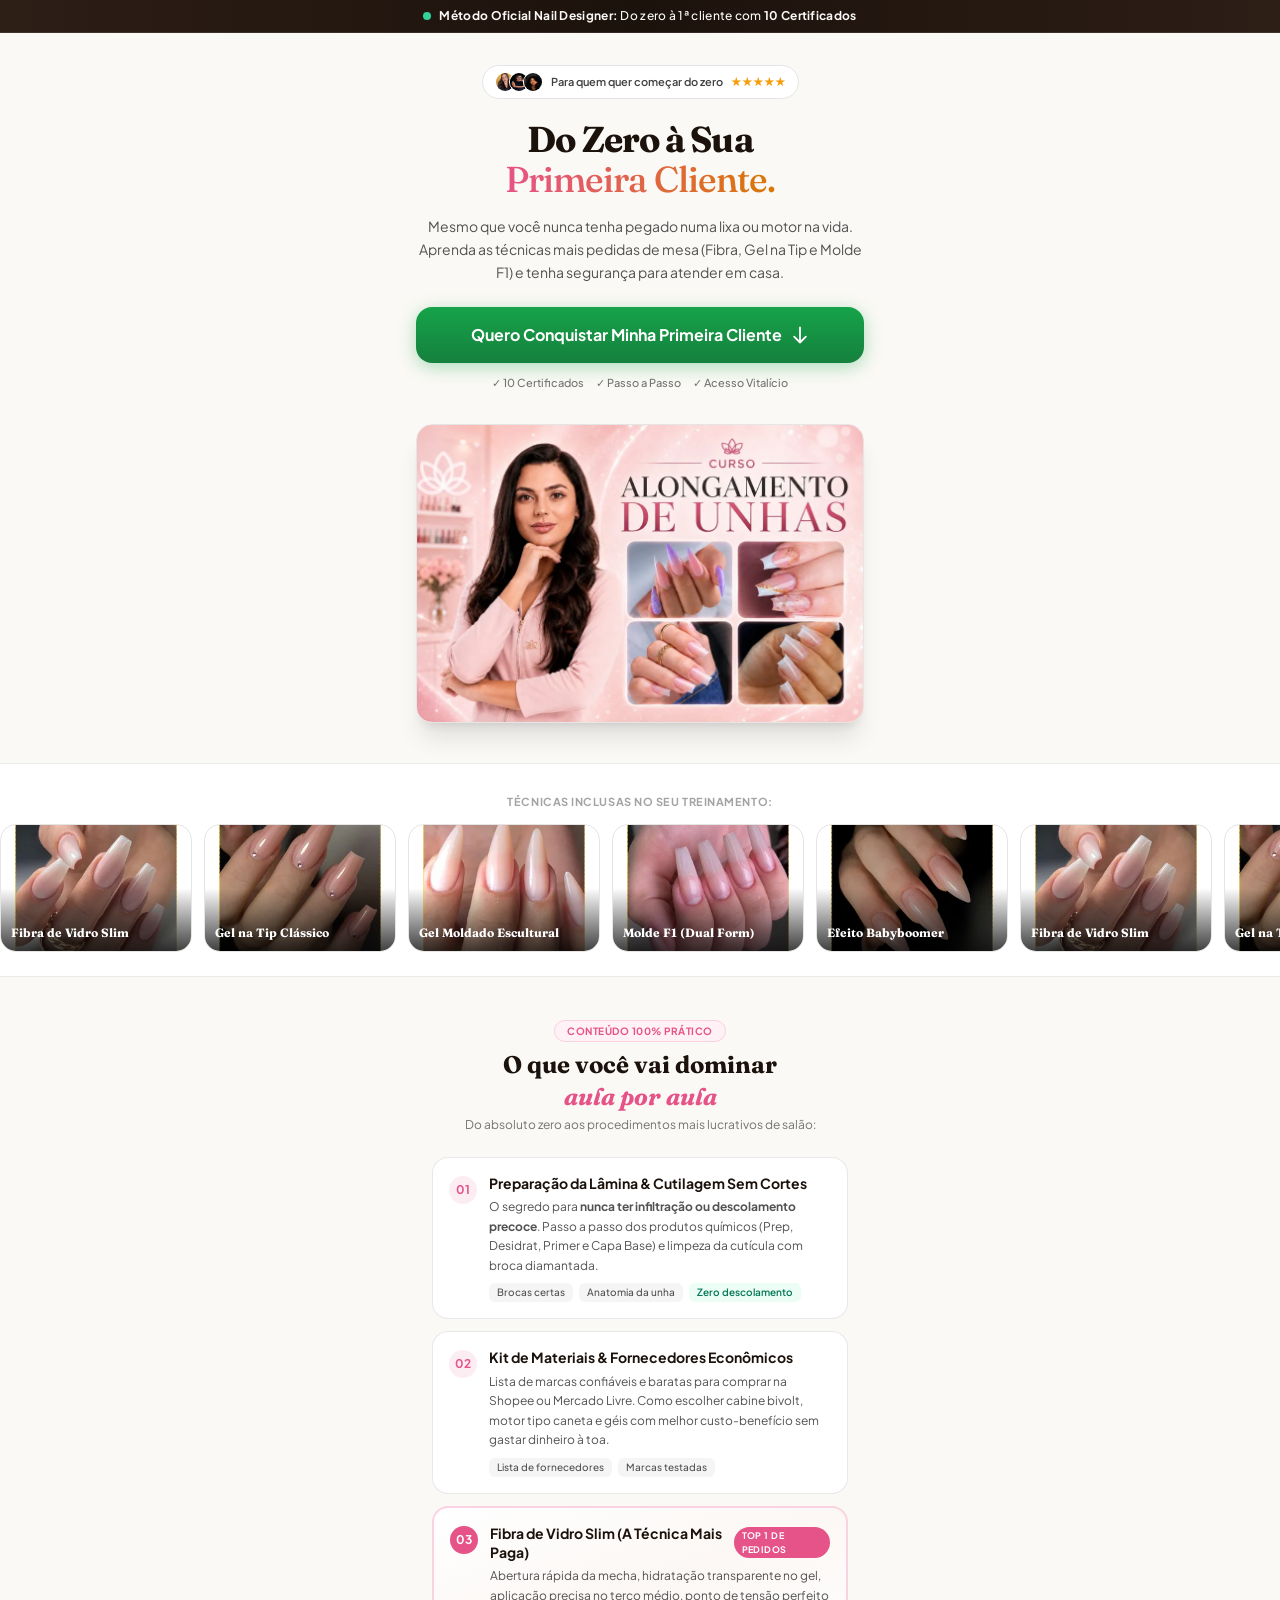
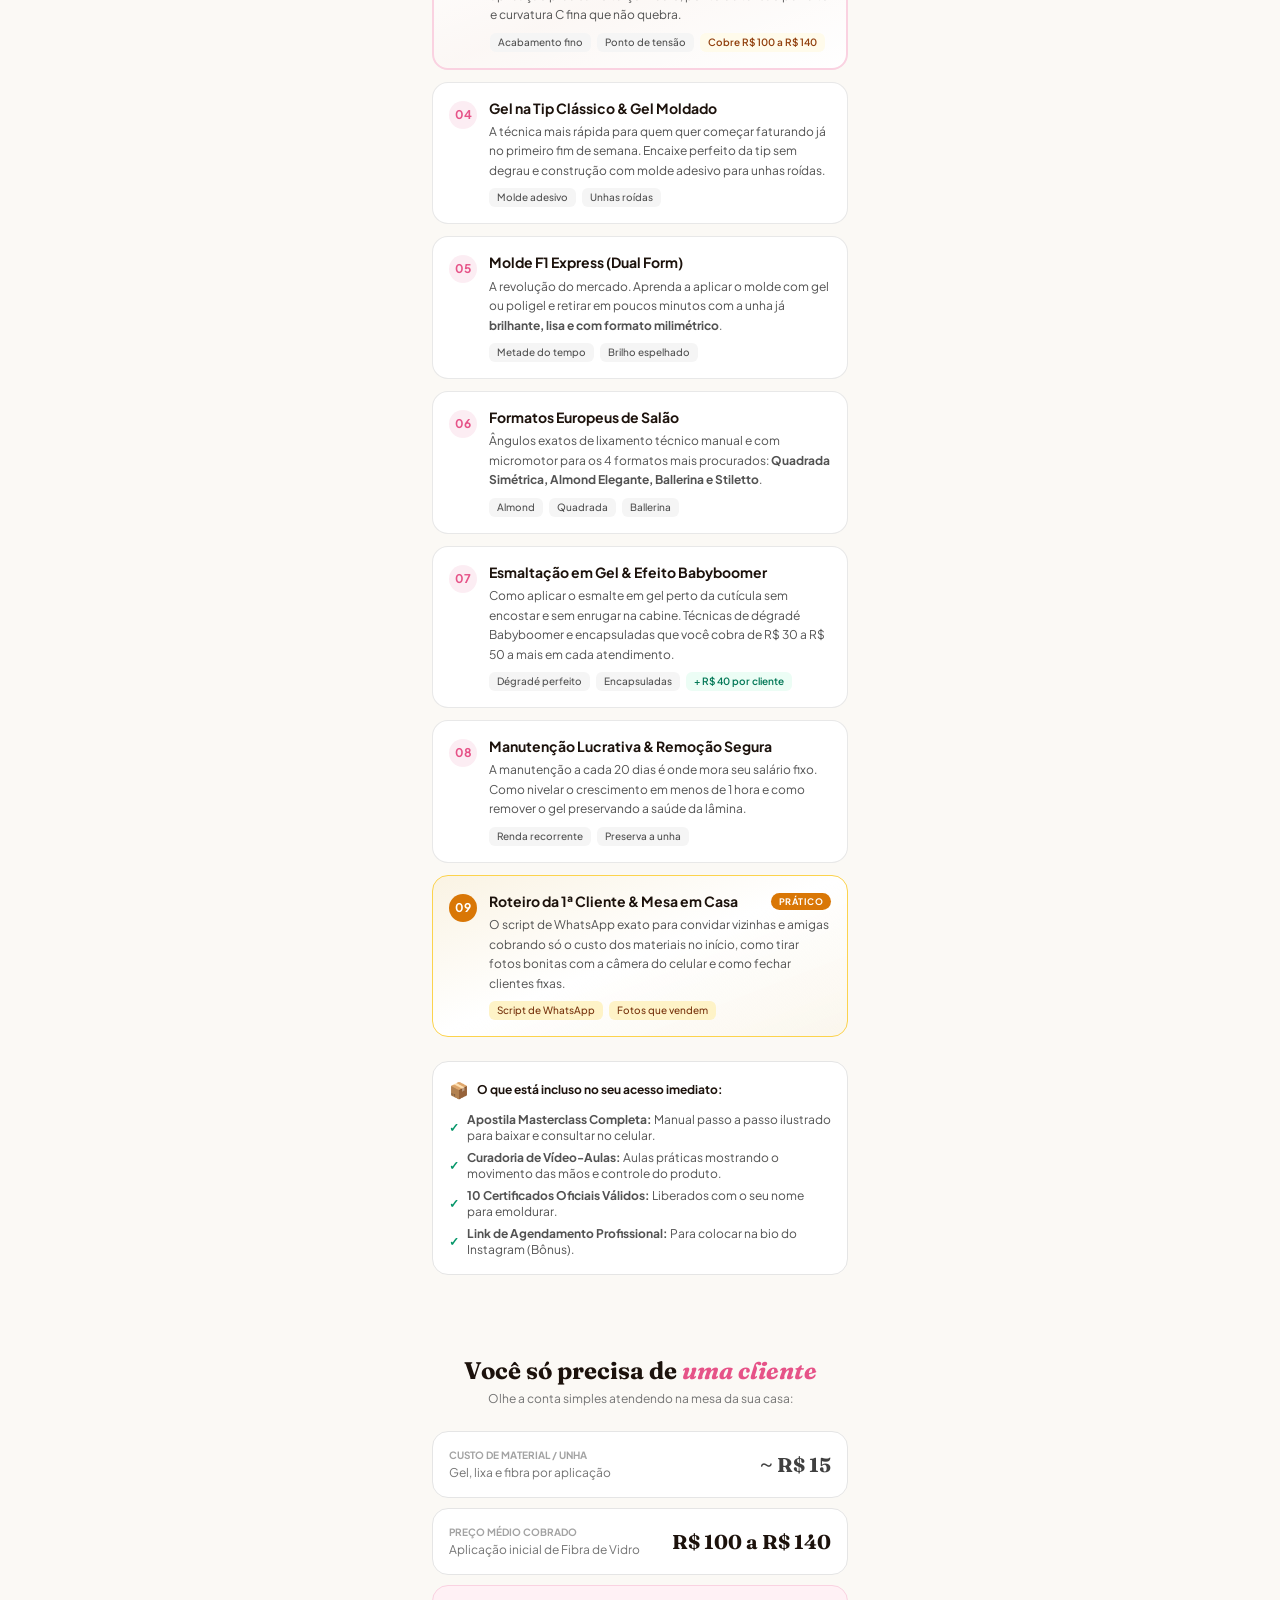
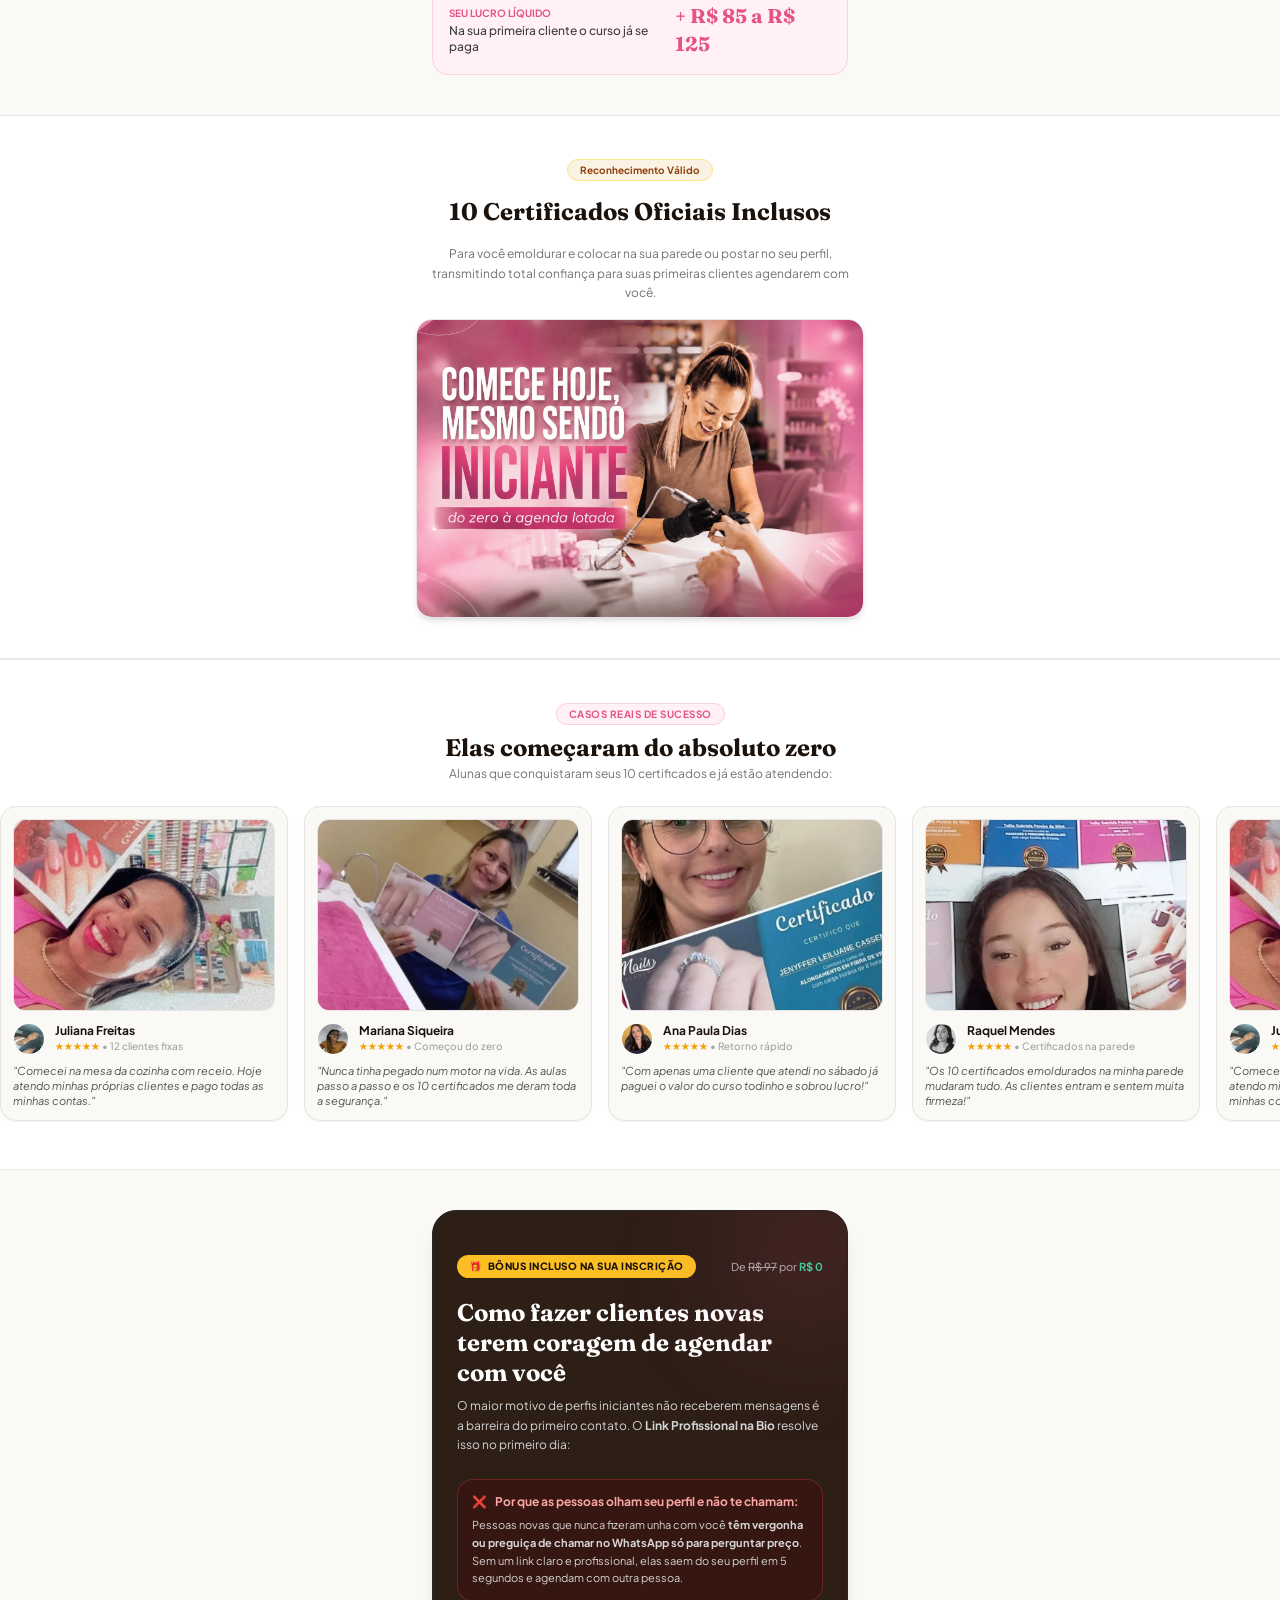
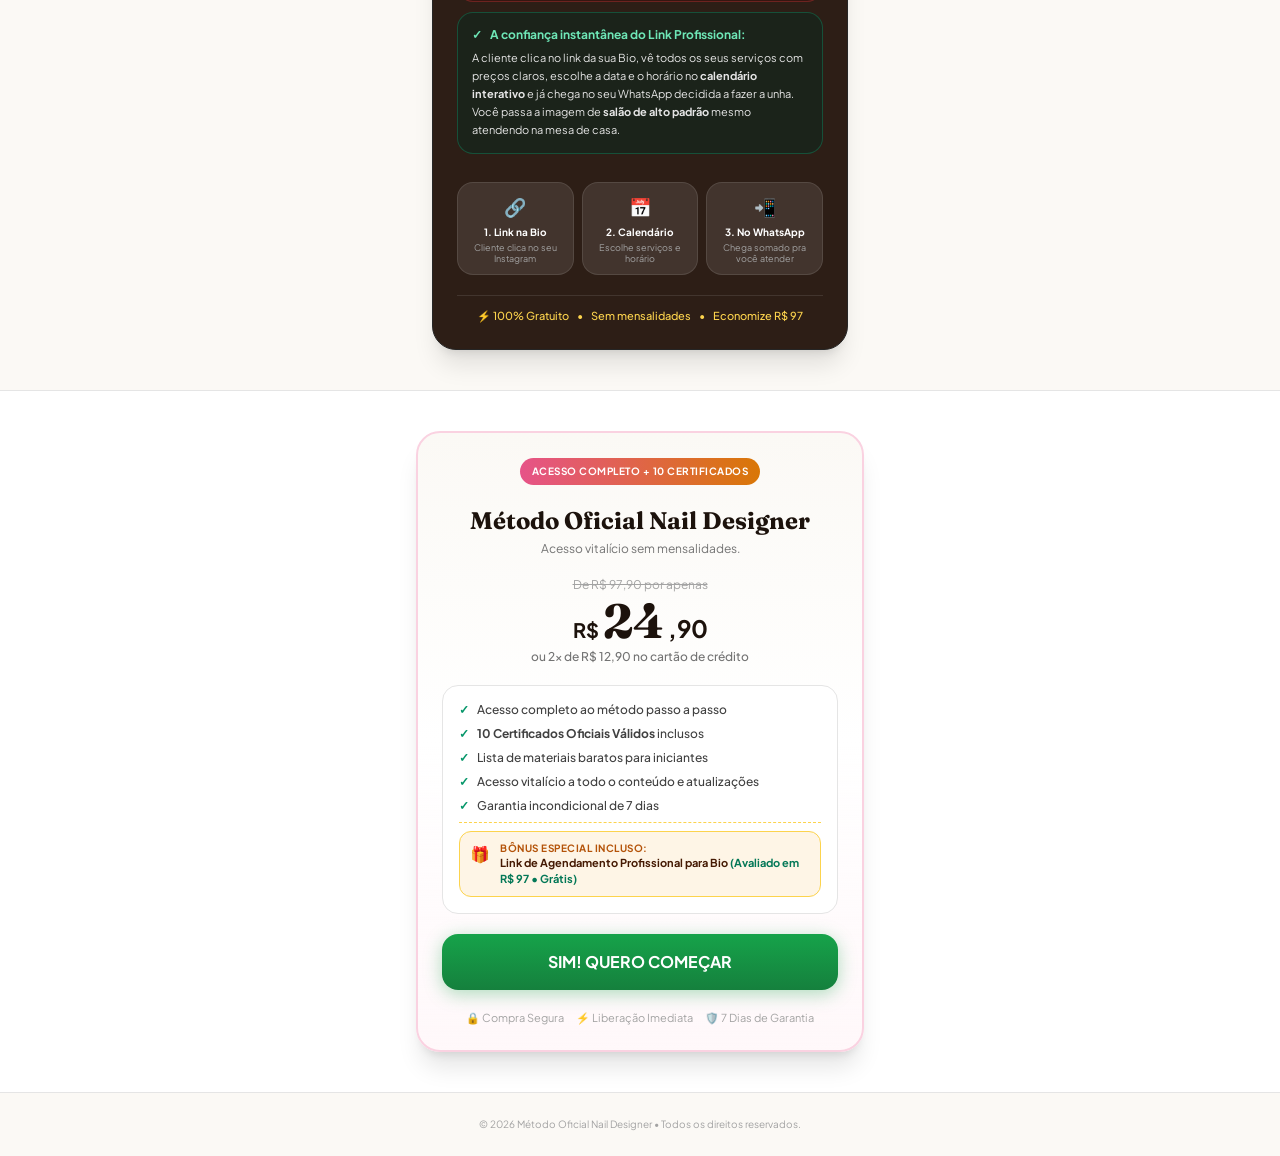
<file: index.html>
<!DOCTYPE html>
<html lang="pt-BR">
<head>
  <meta charset="UTF-8">
  <meta name="viewport" content="width=device-width, initial-scale=1.0, maximum-scale=1.0, user-scalable=no, viewport-fit=cover">
  <title>Método Oficial Nail Designer • Do Zero à Sua Primeira Cliente</title>
  <meta name="description" content="Aprenda a aplicar unhas do absoluto zero, conquiste sua primeira cliente e receba 10 Certificados Oficiais com acesso vitalício.">

  <!-- Pré-conexões de Ultra Velocidade -->
  <link rel="preconnect" href="https://fonts.googleapis.com">
  <link rel="preconnect" href="https://fonts.gstatic.com" crossorigin>
  <link rel="preconnect" href="https://connect.facebook.net" crossorigin>
  <link rel="preload" as="image" href="img/hero.webp" type="image/webp" fetchpriority="high">

  <!-- Fontes de Alta Legibilidade Mobile -->
  <link href="https://fonts.googleapis.com/css2?family=Fraunces:ital,opsz,wght@0,9..144,600;0,9..144,700;1,9..144,600&family=Plus+Jakarta+Sans:wght@400;500;600;700;800&display=swap" rel="stylesheet">

  <script>
    window.CHECKOUT_URL = "https://pay.wiapy.com/FqX8gDYsq_be";
    window.PIXEL_ID = "1259068652092416";
  </script>

  <!-- Meta Pixel Code Oficial -->
  <script>
    !function(f,b,e,v,n,t,s)
    {if(f.fbq)return;n=f.fbq=function(){n.callMethod?
    n.callMethod.apply(n,arguments):n.queue.push(arguments)};
    if(!f._fbq)f._fbq=n;n.push=n;n.loaded=!0;n.version='2.0';
    n.queue=[];t=b.createElement(e);t.async=!0;
    t.src=v;s=b.getElementsByTagName(e)[0];
    s.parentNode.insertBefore(t,s)}(window, document,'script',
    'https://connect.facebook.net/en_US/fbevents.js');
    
    if (window.PIXEL_ID) {
      fbq('init', window.PIXEL_ID);
      fbq('track', 'PageView');
    }
  </script>
  <noscript><img height="1" width="1" style="display:none" src="https://www.facebook.com/tr?id=1259068652092416&ev=PageView&noscript=1"/></noscript>

  <!-- Tailwind CSS Compilado e Minificado Ultrarrápido (24KB) -->
  <link rel="stylesheet" href="style.min.css">

  <style>
    * {
      -webkit-tap-highlight-color: transparent;
      box-sizing: border-box;
    }
    body {
      font-family: 'Plus Jakarta Sans', sans-serif;
      background-color: #FBF9F5;
      color: #1C120C;
      -webkit-font-smoothing: antialiased;
      overflow-x: hidden;
      width: 100%;
    }
    .font-serif {
      font-family: 'Fraunces', serif;
    }
    .btn-apple-cta {
      background: linear-gradient(180deg, #16A34A 0%, #15803D 100%);
      box-shadow: 0 4px 18px rgba(22, 163, 74, 0.35);
      transition: all 0.2s cubic-bezier(0.16, 1, 0.3, 1);
    }
    .btn-apple-cta:active {
      transform: scale(0.98);
    }
    .glass-card {
      background: rgba(255, 255, 255, 0.95);
      border: 1px solid rgba(229, 221, 213, 0.9);
      box-shadow: 0 8px 24px -4px rgba(28, 18, 12, 0.04);
    }

    /* CARROSSEL INFINITO CONTÍNUO */
    @keyframes marquee {
      0% { transform: translateX(0); }
      100% { transform: translateX(-50%); }
    }
    .marquee-track {
      display: flex;
      width: max-content;
      animation: marquee 20s linear infinite;
    }

    /* ESTILO DO QUIZ MOBILE APP NATIVO */
    .quiz-card-btn {
      transition: all 0.2s cubic-bezier(0.16, 1, 0.3, 1);
      border: 1.5px solid #E5E0D8;
    }
    .quiz-card-btn:active {
      transform: scale(0.97);
    }
    .quiz-card-btn.selected {
      border-color: #E65388;
      background-color: #FFF1F5;
      box-shadow: 0 4px 14px rgba(230, 83, 136, 0.15);
    }
    .screen-fade {
      animation: screenFade 0.28s ease-out forwards;
    }
    @keyframes screenFade {
      from { opacity: 0; transform: translateY(6px); }
      to { opacity: 1; transform: translateY(0); }
    }

  </style>
</head>
<body class="selection:bg-roseborder selection:text-ink">

  <!-- ============================================================== -->
  <!-- PÁGINA PRINCIPAL DE VENDAS (100% RESPONSIVA MOBILE-FIRST) -->
  <!-- ============================================================== -->
  
  <!-- BARRA DE TOPO DISCRETA -->
  <div class="bg-gradient-to-r from-espresso via-ink to-espresso text-linen text-xs font-medium py-2 px-3 text-center tracking-wide flex items-center justify-center gap-2 border-b border-white/10">
    <span class="inline-block w-2 h-2 rounded-full bg-emerald-400 animate-pulse"></span>
    <span><b>Método Oficial Nail Designer:</b> Do zero à 1ª cliente com <b>10 Certificados</b></span>
  </div>

  <!-- HERO SECTION -->
  <header class="pt-8 pb-10 px-4 text-center">
    <div class="max-w-md mx-auto">
      
      <!-- Selo de Autoridade -->
      <div class="inline-flex items-center gap-2 bg-white border border-neutral-200 rounded-full py-1.5 px-3 shadow-xs mb-5">
        <span class="flex -space-x-1.5">
          <img src="img/ana.webp" loading="lazy" decoding="async" class="w-5 h-5 rounded-full object-cover border border-white">
          <img src="img/bianca.webp" loading="lazy" decoding="async" class="w-5 h-5 rounded-full object-cover border border-white">
          <img src="img/carla.webp" loading="lazy" decoding="async" class="w-5 h-5 rounded-full object-cover border border-white">
        </span>
        <span id="heroTargetBadge" class="text-[11px] font-semibold text-neutral-700">
          Para quem quer começar do zero
        </span>
        <span class="text-amber-500 text-xs">★★★★★</span>
      </div>

      <!-- TÍTULO -->
      <h1 class="font-serif text-3xl sm:text-4xl text-ink font-bold tracking-tight leading-tight mb-4">
        Do Zero à Sua <br>
        <em class="italic font-medium text-roseaccent not-italic bg-gradient-to-r from-roseaccent to-amber-600 bg-clip-text text-transparent">Primeira Cliente.</em>
      </h1>

      <!-- SUBTÍTULO -->
      <p id="heroCustomSub" class="text-sm text-neutral-600 leading-relaxed mb-6">
        Mesmo que você nunca tenha pegado numa lixa ou motor na vida. Aprenda as técnicas mais pedidas de mesa (Fibra, Gel na Tip e Molde F1) e tenha segurança para atender em casa.
      </p>

      <!-- BOTÃO QUE ROLA PARA BAIXO -->
      <div class="space-y-3">
        <button id="heroCtaBtn" onclick="rolarParaOferta()" class="btn-apple-cta w-full py-4 rounded-2xl text-white font-bold text-base flex items-center justify-center gap-2 cursor-pointer shadow-lg">
          <span id="heroButtonText">Quero Conquistar Minha Primeira Cliente</span>
          <svg class="w-5 h-5 animate-bounce" fill="none" stroke="currentColor" viewBox="0 0 24 24"><path stroke-linecap="round" stroke-linejoin="round" stroke-width="2.2" d="M19 14l-7 7m0 0l-7-7m7 7V3"/></svg>
        </button>
        <div class="flex items-center justify-center gap-3 text-[11px] text-neutral-500 font-medium">
          <span>✓ 10 Certificados</span>
          <span>✓ Passo a Passo</span>
          <span>✓ Acesso Vitalício</span>
        </div>
      </div>

      <!-- Mockup Hero -->
      <div class="mt-8 rounded-2xl overflow-hidden shadow-xl border border-neutral-200 bg-white">
        <img src="img/hero.webp" alt="Alongamento de Unhas" class="w-full h-auto object-cover" fetchpriority="high" decoding="async" width="720" height="900">
      </div>

    </div>
  </header>

  <!-- CARROSSEL CONTÍNUO AUTOMÁTICO EM UMA LINHA -->
  <section class="py-6 bg-white border-y border-neutral-200/80 overflow-hidden">
    <div class="max-w-md mx-auto px-4 mb-3 text-center">
      <span class="text-[11px] font-bold uppercase tracking-wider text-neutral-400">
        Técnicas inclusas no seu treinamento:
      </span>
    </div>

    <div class="relative w-full overflow-hidden">
      <div class="marquee-track flex gap-3 items-center">
        <div class="w-48 h-32 flex-shrink-0 rounded-2xl overflow-hidden border border-neutral-200 shadow-xs relative">
          <img src="img/tecnica-03.webp" class="w-full h-full object-cover">
          <div class="absolute inset-0 bg-gradient-to-t from-black/75 via-transparent to-transparent flex items-end p-2.5">
            <span class="text-white text-xs font-bold font-serif">Fibra de Vidro Slim</span>
          </div>
        </div>
        <div class="w-48 h-32 flex-shrink-0 rounded-2xl overflow-hidden border border-neutral-200 shadow-xs relative">
          <img src="img/tecnica-04.webp" class="w-full h-full object-cover">
          <div class="absolute inset-0 bg-gradient-to-t from-black/75 via-transparent to-transparent flex items-end p-2.5">
            <span class="text-white text-xs font-bold font-serif">Gel na Tip Clássico</span>
          </div>
        </div>
        <div class="w-48 h-32 flex-shrink-0 rounded-2xl overflow-hidden border border-neutral-200 shadow-xs relative">
          <img src="img/tecnica-08.webp" class="w-full h-full object-cover">
          <div class="absolute inset-0 bg-gradient-to-t from-black/75 via-transparent to-transparent flex items-end p-2.5">
            <span class="text-white text-xs font-bold font-serif">Gel Moldado Escultural</span>
          </div>
        </div>
        <div class="w-48 h-32 flex-shrink-0 rounded-2xl overflow-hidden border border-neutral-200 shadow-xs relative">
          <img src="img/tecnica-09.webp" class="w-full h-full object-cover">
          <div class="absolute inset-0 bg-gradient-to-t from-black/75 via-transparent to-transparent flex items-end p-2.5">
            <span class="text-white text-xs font-bold font-serif">Molde F1 (Dual Form)</span>
          </div>
        </div>
        <div class="w-48 h-32 flex-shrink-0 rounded-2xl overflow-hidden border border-neutral-200 shadow-xs relative">
          <img src="img/tecnica-10.webp" class="w-full h-full object-cover">
          <div class="absolute inset-0 bg-gradient-to-t from-black/75 via-transparent to-transparent flex items-end p-2.5">
            <span class="text-white text-xs font-bold font-serif">Efeito Babyboomer</span>
          </div>
        </div>

        <!-- Duplicados para Marquee Infinito -->
        <div class="w-48 h-32 flex-shrink-0 rounded-2xl overflow-hidden border border-neutral-200 shadow-xs relative">
          <img src="img/tecnica-03.webp" class="w-full h-full object-cover">
          <div class="absolute inset-0 bg-gradient-to-t from-black/75 via-transparent to-transparent flex items-end p-2.5">
            <span class="text-white text-xs font-bold font-serif">Fibra de Vidro Slim</span>
          </div>
        </div>
        <div class="w-48 h-32 flex-shrink-0 rounded-2xl overflow-hidden border border-neutral-200 shadow-xs relative">
          <img src="img/tecnica-04.webp" class="w-full h-full object-cover">
          <div class="absolute inset-0 bg-gradient-to-t from-black/75 via-transparent to-transparent flex items-end p-2.5">
            <span class="text-white text-xs font-bold font-serif">Gel na Tip Clássico</span>
          </div>
        </div>
      </div>
    </div>
  </section>

  <!-- GRADE COMPLETA DO TREINAMENTO • O QUE VOCÊ VAI APRENDER AULA POR AULA -->
  <section class="py-10 px-4 max-w-md mx-auto">
    <div class="text-center mb-6">
      <span class="text-[10px] font-bold text-roseaccent bg-rosesoft px-3 py-1 rounded-full border border-roseborder uppercase tracking-wider">
        Conteúdo 100% Prático
      </span>
      <h2 class="font-serif text-2xl font-bold text-ink mt-2">
        O que você vai dominar <br>
        <span class="italic text-roseaccent">aula por aula</span>
      </h2>
      <p class="text-xs text-neutral-500 mt-1">
        Do absoluto zero aos procedimentos mais lucrativos de salão:
      </p>
    </div>

    <!-- Lista de Módulos Estruturados em Cards Elegantes -->
    <div class="space-y-3">

      <!-- Módulo 1 -->
      <div class="p-4 rounded-2xl bg-white border border-neutral-200/90 shadow-xs">
        <div class="flex items-start gap-3">
          <span class="w-7 h-7 rounded-full bg-roseaccent/10 text-roseaccent font-bold text-xs flex items-center justify-center flex-shrink-0 mt-0.5">
            01
          </span>
          <div class="text-left space-y-1">
            <div class="flex items-center gap-2">
              <h3 class="font-bold text-sm text-ink leading-snug">Preparação da Lâmina & Cutilagem Sem Cortes</h3>
            </div>
            <p class="text-xs text-neutral-600 leading-relaxed">
              O segredo para <b>nunca ter infiltração ou descolamento precoce</b>. Passo a passo dos produtos químicos (Prep, Desidrat, Primer e Capa Base) e limpeza da cutícula com broca diamantada.
            </p>
            <div class="flex flex-wrap gap-1.5 pt-1">
              <span class="text-[10px] bg-neutral-100 text-neutral-600 px-2 py-0.5 rounded-md font-medium">Brocas certas</span>
              <span class="text-[10px] bg-neutral-100 text-neutral-600 px-2 py-0.5 rounded-md font-medium">Anatomia da unha</span>
              <span class="text-[10px] bg-emerald-50 text-emerald-700 px-2 py-0.5 rounded-md font-semibold">Zero descolamento</span>
            </div>
          </div>
        </div>
      </div>

      <!-- Módulo 2 -->
      <div class="p-4 rounded-2xl bg-white border border-neutral-200/90 shadow-xs">
        <div class="flex items-start gap-3">
          <span class="w-7 h-7 rounded-full bg-roseaccent/10 text-roseaccent font-bold text-xs flex items-center justify-center flex-shrink-0 mt-0.5">
            02
          </span>
          <div class="text-left space-y-1">
            <h3 class="font-bold text-sm text-ink leading-snug">Kit de Materiais & Fornecedores Econômicos</h3>
            <p class="text-xs text-neutral-600 leading-relaxed">
              Lista de marcas confiáveis e baratas para comprar na Shopee ou Mercado Livre. Como escolher cabine bivolt, motor tipo caneta e géis com melhor custo-benefício sem gastar dinheiro à toa.
            </p>
            <div class="flex flex-wrap gap-1.5 pt-1">
              <span class="text-[10px] bg-neutral-100 text-neutral-600 px-2 py-0.5 rounded-md font-medium">Lista de fornecedores</span>
              <span class="text-[10px] bg-neutral-100 text-neutral-600 px-2 py-0.5 rounded-md font-medium">Marcas testadas</span>
            </div>
          </div>
        </div>
      </div>

      <!-- Módulo 3 (DESTAQUE) -->
      <div class="p-4 rounded-2xl bg-gradient-to-br from-white via-rosesoft/20 to-white border-2 border-roseborder shadow-xs">
        <div class="flex items-start gap-3">
          <span class="w-7 h-7 rounded-full bg-roseaccent text-white font-bold text-xs flex items-center justify-center flex-shrink-0 mt-0.5 shadow-xs">
            03
          </span>
          <div class="text-left space-y-1">
            <div class="flex items-center justify-between">
              <h3 class="font-bold text-sm text-ink leading-snug">Fibra de Vidro Slim (A Técnica Mais Paga)</h3>
              <span class="text-[9px] bg-roseaccent text-white font-bold uppercase tracking-wider px-2 py-0.5 rounded-full">Top 1 de Pedidos</span>
            </div>
            <p class="text-xs text-neutral-600 leading-relaxed">
              Abertura rápida da mecha, hidratação transparente no gel, aplicação precisa no terço médio, ponto de tensão perfeito e curvatura C fina que não quebra.
            </p>
            <div class="flex flex-wrap gap-1.5 pt-1">
              <span class="text-[10px] bg-neutral-100 text-neutral-600 px-2 py-0.5 rounded-md font-medium">Acabamento fino</span>
              <span class="text-[10px] bg-neutral-100 text-neutral-600 px-2 py-0.5 rounded-md font-medium">Ponto de tensão</span>
              <span class="text-[10px] bg-amber-50 text-amber-800 px-2 py-0.5 rounded-md font-semibold">Cobre R$ 100 a R$ 140</span>
            </div>
          </div>
        </div>
      </div>

      <!-- Módulo 4 -->
      <div class="p-4 rounded-2xl bg-white border border-neutral-200/90 shadow-xs">
        <div class="flex items-start gap-3">
          <span class="w-7 h-7 rounded-full bg-roseaccent/10 text-roseaccent font-bold text-xs flex items-center justify-center flex-shrink-0 mt-0.5">
            04
          </span>
          <div class="text-left space-y-1">
            <h3 class="font-bold text-sm text-ink leading-snug">Gel na Tip Clássico & Gel Moldado</h3>
            <p class="text-xs text-neutral-600 leading-relaxed">
              A técnica mais rápida para quem quer começar faturando já no primeiro fim de semana. Encaixe perfeito da tip sem degrau e construção com molde adesivo para unhas roídas.
            </p>
            <div class="flex flex-wrap gap-1.5 pt-1">
              <span class="text-[10px] bg-neutral-100 text-neutral-600 px-2 py-0.5 rounded-md font-medium">Molde adesivo</span>
              <span class="text-[10px] bg-neutral-100 text-neutral-600 px-2 py-0.5 rounded-md font-medium">Unhas roídas</span>
            </div>
          </div>
        </div>
      </div>

      <!-- Módulo 5 -->
      <div class="p-4 rounded-2xl bg-white border border-neutral-200/90 shadow-xs">
        <div class="flex items-start gap-3">
          <span class="w-7 h-7 rounded-full bg-roseaccent/10 text-roseaccent font-bold text-xs flex items-center justify-center flex-shrink-0 mt-0.5">
            05
          </span>
          <div class="text-left space-y-1">
            <h3 class="font-bold text-sm text-ink leading-snug">Molde F1 Express (Dual Form)</h3>
            <p class="text-xs text-neutral-600 leading-relaxed">
              A revolução do mercado. Aprenda a aplicar o molde com gel ou poligel e retirar em poucos minutos com a unha já <b>brilhante, lisa e com formato milimétrico</b>.
            </p>
            <div class="flex flex-wrap gap-1.5 pt-1">
              <span class="text-[10px] bg-neutral-100 text-neutral-600 px-2 py-0.5 rounded-md font-medium">Metade do tempo</span>
              <span class="text-[10px] bg-neutral-100 text-neutral-600 px-2 py-0.5 rounded-md font-medium">Brilho espelhado</span>
            </div>
          </div>
        </div>
      </div>

      <!-- Módulo 6 -->
      <div class="p-4 rounded-2xl bg-white border border-neutral-200/90 shadow-xs">
        <div class="flex items-start gap-3">
          <span class="w-7 h-7 rounded-full bg-roseaccent/10 text-roseaccent font-bold text-xs flex items-center justify-center flex-shrink-0 mt-0.5">
            06
          </span>
          <div class="text-left space-y-1">
            <h3 class="font-bold text-sm text-ink leading-snug">Formatos Europeus de Salão</h3>
            <p class="text-xs text-neutral-600 leading-relaxed">
              Ângulos exatos de lixamento técnico manual e com micromotor para os 4 formatos mais procurados: <b>Quadrada Simétrica, Almond Elegante, Ballerina e Stiletto</b>.
            </p>
            <div class="flex flex-wrap gap-1.5 pt-1">
              <span class="text-[10px] bg-neutral-100 text-neutral-600 px-2 py-0.5 rounded-md font-medium">Almond</span>
              <span class="text-[10px] bg-neutral-100 text-neutral-600 px-2 py-0.5 rounded-md font-medium">Quadrada</span>
              <span class="text-[10px] bg-neutral-100 text-neutral-600 px-2 py-0.5 rounded-md font-medium">Ballerina</span>
            </div>
          </div>
        </div>
      </div>

      <!-- Módulo 7 -->
      <div class="p-4 rounded-2xl bg-white border border-neutral-200/90 shadow-xs">
        <div class="flex items-start gap-3">
          <span class="w-7 h-7 rounded-full bg-roseaccent/10 text-roseaccent font-bold text-xs flex items-center justify-center flex-shrink-0 mt-0.5">
            07
          </span>
          <div class="text-left space-y-1">
            <h3 class="font-bold text-sm text-ink leading-snug">Esmaltação em Gel & Efeito Babyboomer</h3>
            <p class="text-xs text-neutral-600 leading-relaxed">
              Como aplicar o esmalte em gel perto da cutícula sem encostar e sem enrugar na cabine. Técnicas de dégradé Babyboomer e encapsuladas que você cobra de R$ 30 a R$ 50 a mais em cada atendimento.
            </p>
            <div class="flex flex-wrap gap-1.5 pt-1">
              <span class="text-[10px] bg-neutral-100 text-neutral-600 px-2 py-0.5 rounded-md font-medium">Dégradé perfeito</span>
              <span class="text-[10px] bg-neutral-100 text-neutral-600 px-2 py-0.5 rounded-md font-medium">Encapsuladas</span>
              <span class="text-[10px] bg-emerald-50 text-emerald-700 px-2 py-0.5 rounded-md font-semibold">+ R$ 40 por cliente</span>
            </div>
          </div>
        </div>
      </div>

      <!-- Módulo 8 -->
      <div class="p-4 rounded-2xl bg-white border border-neutral-200/90 shadow-xs">
        <div class="flex items-start gap-3">
          <span class="w-7 h-7 rounded-full bg-roseaccent/10 text-roseaccent font-bold text-xs flex items-center justify-center flex-shrink-0 mt-0.5">
            08
          </span>
          <div class="text-left space-y-1">
            <h3 class="font-bold text-sm text-ink leading-snug">Manutenção Lucrativa & Remoção Segura</h3>
            <p class="text-xs text-neutral-600 leading-relaxed">
              A manutenção a cada 20 dias é onde mora seu salário fixo. Como nivelar o crescimento em menos de 1 hora e como remover o gel preservando a saúde da lâmina.
            </p>
            <div class="flex flex-wrap gap-1.5 pt-1">
              <span class="text-[10px] bg-neutral-100 text-neutral-600 px-2 py-0.5 rounded-md font-medium">Renda recorrente</span>
              <span class="text-[10px] bg-neutral-100 text-neutral-600 px-2 py-0.5 rounded-md font-medium">Preserva a unha</span>
            </div>
          </div>
        </div>
      </div>

      <!-- Módulo 9 (NEGÓCIO) -->
      <div class="p-4 rounded-2xl bg-gradient-to-br from-goldsoft via-white to-goldsoft/50 border border-amber-300 shadow-xs">
        <div class="flex items-start gap-3">
          <span class="w-7 h-7 rounded-full bg-amber-600 text-white font-bold text-xs flex items-center justify-center flex-shrink-0 mt-0.5 shadow-xs">
            09
          </span>
          <div class="text-left space-y-1">
            <div class="flex items-center justify-between">
              <h3 class="font-bold text-sm text-ink leading-snug">Roteiro da 1ª Cliente & Mesa em Casa</h3>
              <span class="text-[9px] bg-amber-600 text-white font-bold uppercase tracking-wider px-2 py-0.5 rounded-full">Prático</span>
            </div>
            <p class="text-xs text-neutral-600 leading-relaxed">
              O script de WhatsApp exato para convidar vizinhas e amigas cobrando só o custo dos materiais no início, como tirar fotos bonitas com a câmera do celular e como fechar clientes fixas.
            </p>
            <div class="flex flex-wrap gap-1.5 pt-1">
              <span class="text-[10px] bg-amber-100 text-amber-900 px-2 py-0.5 rounded-md font-medium">Script de WhatsApp</span>
              <span class="text-[10px] bg-amber-100 text-amber-900 px-2 py-0.5 rounded-md font-medium">Fotos que vendem</span>
            </div>
          </div>
        </div>
      </div>

    </div>

    <!-- Banner Como Você Recebe o Material -->
    <div class="mt-6 p-4 rounded-2xl bg-white border border-neutral-200 text-left space-y-2.5">
      <div class="text-xs font-bold text-ink flex items-center gap-2">
        <span class="text-base">📦</span> O que está incluso no seu acesso imediato:
      </div>
      <div class="space-y-1.5 text-xs text-neutral-600">
        <div class="flex items-center gap-2">
          <span class="text-emerald-600 font-bold">✓</span>
          <span><b>Apostila Masterclass Completa:</b> Manual passo a passo ilustrado para baixar e consultar no celular.</span>
        </div>
        <div class="flex items-center gap-2">
          <span class="text-emerald-600 font-bold">✓</span>
          <span><b>Curadoria de Vídeo-Aulas:</b> Aulas práticas mostrando o movimento das mãos e controle do produto.</span>
        </div>
        <div class="flex items-center gap-2">
          <span class="text-emerald-600 font-bold">✓</span>
          <span><b>10 Certificados Oficiais Válidos:</b> Liberados com o seu nome para emoldurar.</span>
        </div>
        <div class="flex items-center gap-2">
          <span class="text-emerald-600 font-bold">✓</span>
          <span><b>Link de Agendamento Profissional:</b> Para colocar na bio do Instagram (Bônus).</span>
        </div>
      </div>
    </div>

  </section>
  <section class="py-10 px-4 max-w-md mx-auto">
    <div class="text-center mb-6">
      <h2 class="font-serif text-2xl font-bold text-ink mb-1">
        Você só precisa de <em class="italic text-roseaccent">uma cliente</em>
      </h2>
      <p class="text-xs text-neutral-500">Olhe a conta simples atendendo na mesa da sua casa:</p>
    </div>

    <div class="space-y-2.5">
      <div class="p-4 rounded-2xl bg-white border border-neutral-200 flex items-center justify-between">
        <div>
          <div class="text-[10px] font-bold text-neutral-400 uppercase">Custo de Material / Unha</div>
          <div class="text-xs text-neutral-500 mt-0.5">Gel, lixa e fibra por aplicação</div>
        </div>
        <div class="font-serif text-xl font-bold text-neutral-700">~ R$ 15</div>
      </div>

      <div class="p-4 rounded-2xl bg-white border border-neutral-200 flex items-center justify-between">
        <div>
          <div class="text-[10px] font-bold text-neutral-400 uppercase">Preço Médio Cobrado</div>
          <div class="text-xs text-neutral-500 mt-0.5">Aplicação inicial de Fibra de Vidro</div>
        </div>
        <div class="font-serif text-xl font-bold text-ink">R$ 100 a R$ 140</div>
      </div>

      <div class="p-4 rounded-2xl bg-rosesoft border border-roseborder flex items-center justify-between">
        <div>
          <div class="text-[10px] font-bold text-roseaccent uppercase">Seu Lucro Líquido</div>
          <div class="text-xs text-neutral-700 font-medium mt-0.5">Na sua primeira cliente o curso já se paga</div>
        </div>
        <div class="font-serif text-xl font-bold text-roseaccent">+ R$ 85 a R$ 125</div>
      </div>
    </div>
  </section>

  <!-- CERTIFICADOS -->
  <section class="py-10 px-4 bg-white border-y border-neutral-200">
    <div class="max-w-md mx-auto space-y-4 text-center">
      <span class="text-[10px] font-bold text-amber-800 bg-goldsoft px-3 py-1 rounded-full border border-amber-200">
        Reconhecimento Válido
      </span>
      <h2 class="font-serif text-2xl font-bold text-ink">
        10 Certificados Oficiais Inclusos
      </h2>
      <p class="text-xs text-neutral-500 leading-relaxed">
        Para você emoldurar e colocar na sua parede ou postar no seu perfil, transmitindo total confiança para suas primeiras clientes agendarem com você.
      </p>
      <div class="rounded-2xl overflow-hidden shadow-md border border-neutral-200">
        <img src="img/receber.webp" alt="Certificados de Conclusão" class="w-full h-auto">
      </div>
    </div>
  </section>

  <!-- DEPOIMENTOS EM CARROSSEL CONTÍNUO (1 ÚNICA LINHA INFINITA) -->
  <section class="py-10 bg-white border-y border-neutral-200/80 overflow-hidden">
    <div class="max-w-md mx-auto px-4 mb-4 text-center">
      <span class="text-[10px] font-bold text-roseaccent bg-rosesoft px-3 py-1 rounded-full border border-roseborder uppercase tracking-wider">
        Casos Reais de Sucesso
      </span>
      <h2 class="font-serif text-2xl font-bold text-ink mt-2">
        Elas começaram do absoluto zero
      </h2>
      <p class="text-xs text-neutral-500 mt-0.5">Alunas que conquistaram seus 10 certificados e já estão atendendo:</p>
    </div>

    <!-- Marquee de Depoimentos em 1 Linha Contínua -->
    <div class="relative w-full overflow-hidden">
      <div class="marquee-track flex gap-4 items-stretch py-2">
        
        <!-- Depoimento 1 -->
        <div class="w-72 flex-shrink-0 bg-linen rounded-2xl p-3 border border-neutral-200 shadow-sm flex flex-col">
          <div class="w-full h-48 rounded-xl overflow-hidden mb-3 border border-neutral-200">
            <img src="img/depo-1.webp" loading="lazy" decoding="async" alt="Aluna com Certificado" class="w-full h-full object-cover">
          </div>
          <div class="flex items-center gap-2.5 mb-2">
            <img src="img/juliana.webp" loading="lazy" decoding="async" class="w-8 h-8 rounded-full object-cover border border-white shadow-xs">
            <div>
              <div class="text-xs font-bold text-ink">Juliana Freitas</div>
              <div class="text-[10px] text-amber-500">★★★★★ <span class="text-neutral-400 font-medium">• 12 clientes fixas</span></div>
            </div>
          </div>
          <p class="text-[11px] text-neutral-600 leading-snug italic">
            "Comecei na mesa da cozinha com receio. Hoje atendo minhas próprias clientes e pago todas as minhas contas."
          </p>
        </div>

        <!-- Depoimento 2 -->
        <div class="w-72 flex-shrink-0 bg-linen rounded-2xl p-3 border border-neutral-200 shadow-sm flex flex-col">
          <div class="w-full h-48 rounded-xl overflow-hidden mb-3 border border-neutral-200">
            <img src="img/depo-2.webp" loading="lazy" decoding="async" alt="Aluna com Certificado" class="w-full h-full object-cover">
          </div>
          <div class="flex items-center gap-2.5 mb-2">
            <img src="img/mariana.webp" loading="lazy" decoding="async" class="w-8 h-8 rounded-full object-cover border border-white shadow-xs">
            <div>
              <div class="text-xs font-bold text-ink">Mariana Siqueira</div>
              <div class="text-[10px] text-amber-500">★★★★★ <span class="text-neutral-400 font-medium">• Começou do zero</span></div>
            </div>
          </div>
          <p class="text-[11px] text-neutral-600 leading-snug italic">
            "Nunca tinha pegado num motor na vida. As aulas passo a passo e os 10 certificados me deram toda a segurança."
          </p>
        </div>

        <!-- Depoimento 3 -->
        <div class="w-72 flex-shrink-0 bg-linen rounded-2xl p-3 border border-neutral-200 shadow-sm flex flex-col">
          <div class="w-full h-48 rounded-xl overflow-hidden mb-3 border border-neutral-200">
            <img src="img/depo-3.webp" loading="lazy" decoding="async" alt="Aluna com Certificado" class="w-full h-full object-cover">
          </div>
          <div class="flex items-center gap-2.5 mb-2">
            <img src="img/ana.webp" loading="lazy" decoding="async" class="w-8 h-8 rounded-full object-cover border border-white shadow-xs">
            <div>
              <div class="text-xs font-bold text-ink">Ana Paula Dias</div>
              <div class="text-[10px] text-amber-500">★★★★★ <span class="text-neutral-400 font-medium">• Retorno rápido</span></div>
            </div>
          </div>
          <p class="text-[11px] text-neutral-600 leading-snug italic">
            "Com apenas uma cliente que atendi no sábado já paguei o valor do curso todinho e sobrou lucro!"
          </p>
        </div>

        <!-- Depoimento 4 -->
        <div class="w-72 flex-shrink-0 bg-linen rounded-2xl p-3 border border-neutral-200 shadow-sm flex flex-col">
          <div class="w-full h-48 rounded-xl overflow-hidden mb-3 border border-neutral-200">
            <img src="img/depo-4.webp" loading="lazy" decoding="async" alt="Aluna com Certificado" class="w-full h-full object-cover">
          </div>
          <div class="flex items-center gap-2.5 mb-2">
            <img src="img/raquel.webp" loading="lazy" decoding="async" class="w-8 h-8 rounded-full object-cover border border-white shadow-xs">
            <div>
              <div class="text-xs font-bold text-ink">Raquel Mendes</div>
              <div class="text-[10px] text-amber-500">★★★★★ <span class="text-neutral-400 font-medium">• Certificados na parede</span></div>
            </div>
          </div>
          <p class="text-[11px] text-neutral-600 leading-snug italic">
            "Os 10 certificados emoldurados na minha parede mudaram tudo. As clientes entram e sentem muita firmeza!"
          </p>
        </div>

        <!-- REPETIÇÃO PARA LOOPING INFINITO PERFEITO -->
        <div class="w-72 flex-shrink-0 bg-linen rounded-2xl p-3 border border-neutral-200 shadow-sm flex flex-col">
          <div class="w-full h-48 rounded-xl overflow-hidden mb-3 border border-neutral-200">
            <img src="img/depo-1.webp" loading="lazy" decoding="async" alt="Aluna com Certificado" class="w-full h-full object-cover">
          </div>
          <div class="flex items-center gap-2.5 mb-2">
            <img src="img/juliana.webp" loading="lazy" decoding="async" class="w-8 h-8 rounded-full object-cover border border-white shadow-xs">
            <div>
              <div class="text-xs font-bold text-ink">Juliana Freitas</div>
              <div class="text-[10px] text-amber-500">★★★★★ <span class="text-neutral-400 font-medium">• 12 clientes fixas</span></div>
            </div>
          </div>
          <p class="text-[11px] text-neutral-600 leading-snug italic">
            "Comecei na mesa da cozinha com receio. Hoje atendo minhas próprias clientes e pago todas as minhas contas."
          </p>
        </div>

        <div class="w-72 flex-shrink-0 bg-linen rounded-2xl p-3 border border-neutral-200 shadow-sm flex flex-col">
          <div class="w-full h-48 rounded-xl overflow-hidden mb-3 border border-neutral-200">
            <img src="img/depo-2.webp" loading="lazy" decoding="async" alt="Aluna com Certificado" class="w-full h-full object-cover">
          </div>
          <div class="flex items-center gap-2.5 mb-2">
            <img src="img/mariana.webp" loading="lazy" decoding="async" class="w-8 h-8 rounded-full object-cover border border-white shadow-xs">
            <div>
              <div class="text-xs font-bold text-ink">Mariana Siqueira</div>
              <div class="text-[10px] text-amber-500">★★★★★ <span class="text-neutral-400 font-medium">• Começou do zero</span></div>
            </div>
          </div>
          <p class="text-[11px] text-neutral-600 leading-snug italic">
            "Nunca tinha pegado num motor na vida. As aulas passo a passo e os 10 certificados me deram toda a segurança."
          </p>
        </div>

      </div>
    </div>
  </section>

  <!-- SEÇÃO DE BÔNUS: SPOTLIGHT ELEGANTE DA FERRAMENTA (POR QUE É INDISPENSÁVEL) -->
  <section class="py-10 px-4 max-w-md mx-auto space-y-4">
    
    <div class="bg-espresso text-linen rounded-3xl p-6 shadow-xl relative overflow-hidden border border-neutral-800 space-y-5">
      <!-- Glow decorativo discreto -->
      <div class="absolute -right-8 -top-8 w-36 h-36 bg-roseaccent/20 rounded-full blur-3xl"></div>
      
      <div class="flex items-center justify-between gap-2">
        <span class="inline-flex items-center gap-1.5 bg-amber-400 text-ink text-[10px] font-extrabold uppercase tracking-wider py-1 px-3 rounded-full shadow-xs">
          <span>🎁</span> Bônus Incluso na sua Inscrição
        </span>
        <span class="text-[11px] text-neutral-400 font-medium">De <span class="line-through">R$ 97</span> por <b class="text-emerald-400">R$ 0</b></span>
      </div>

      <div>
        <h3 class="font-serif text-2xl font-bold text-white leading-tight">
          Como fazer clientes novas terem coragem de agendar com você
        </h3>
        <p class="text-xs text-neutral-300 mt-2 leading-relaxed">
          O maior motivo de perfis iniciantes não receberem mensagens é a barreira do primeiro contato. O <b>Link Profissional na Bio</b> resolve isso no primeiro dia:
        </p>
      </div>

      <!-- O CONTRASTE QUE ATRAI CLIENTES NOVAS -->
      <div class="space-y-2.5 pt-1">
        
        <!-- O Que Acontece Sem o Link (A Dor das Clientes Novas) -->
        <div class="bg-red-950/40 border border-red-500/30 rounded-2xl p-3.5 space-y-1.5">
          <div class="flex items-center gap-2 text-red-300 font-bold text-xs">
            <span>❌</span> Por que as pessoas olham seu perfil e não te chamam:
          </div>
          <p class="text-[11px] text-neutral-300 leading-relaxed">
            Pessoas novas que nunca fizeram unha com você <b>têm vergonha ou preguiça de chamar no WhatsApp só para perguntar preço</b>. Sem um link claro e profissional, elas saem do seu perfil em 5 segundos e agendam com outra pessoa.
          </p>
        </div>

        <!-- Como o Link Converte Clientes Novas -->
        <div class="bg-emerald-950/40 border border-emerald-500/30 rounded-2xl p-3.5 space-y-1.5">
          <div class="flex items-center gap-2 text-emerald-300 font-bold text-xs">
            <span>✓</span> A confiança instantânea do Link Profissional:
          </div>
          <p class="text-[11px] text-neutral-200 leading-relaxed">
            A cliente clica no link da sua Bio, vê todos os seus serviços com preços claros, escolhe a data e o horário no <b>calendário interativo</b> e já chega no seu WhatsApp decidida a fazer a unha. Você passa a imagem de <b>salão de alto padrão</b> mesmo atendendo na mesa de casa.
          </p>
        </div>

      </div>

      <!-- 3 Passos Rápidos em Colunas -->
      <div class="grid grid-cols-3 gap-2 text-center pt-2">
        <div class="bg-white/10 rounded-2xl p-2.5 border border-white/10">
          <div class="text-lg mb-1">🔗</div>
          <div class="text-[10px] font-bold text-white">1. Link na Bio</div>
          <div class="text-[9px] text-neutral-400 leading-tight mt-0.5">Cliente clica no seu Instagram</div>
        </div>
        <div class="bg-white/10 rounded-2xl p-2.5 border border-white/10">
          <div class="text-lg mb-1">📅</div>
          <div class="text-[10px] font-bold text-white">2. Calendário</div>
          <div class="text-[9px] text-neutral-400 leading-tight mt-0.5">Escolhe serviços e horário</div>
        </div>
        <div class="bg-white/10 rounded-2xl p-2.5 border border-white/10">
          <div class="text-lg mb-1">📲</div>
          <div class="text-[10px] font-bold text-white">3. No WhatsApp</div>
          <div class="text-[9px] text-neutral-400 leading-tight mt-0.5">Chega somado pra você atender</div>
        </div>
      </div>

      <div class="flex items-center justify-center gap-2 text-[11px] text-amber-300 font-medium pt-3 border-t border-white/10">
        <span>⚡ 100% Gratuito</span>
        <span>•</span>
        <span>Sem mensalidades</span>
        <span>•</span>
        <span>Economize R$ 97</span>
      </div>

    </div>
  </section>

  <!-- OFERTA FINAL -->
  <section id="oferta" class="py-10 px-4 bg-white border-t border-neutral-200">
    <div class="max-w-md mx-auto text-center space-y-6">
      
      <div class="rounded-3xl bg-gradient-to-b from-linen via-white to-rosesoft/50 border-2 border-roseborder p-6 shadow-xl space-y-5">
        
        <span class="inline-block bg-gradient-to-r from-roseaccent to-amber-600 text-white text-[10px] font-bold uppercase tracking-wider py-1.5 px-3 rounded-full shadow-xs">
          Acesso Completo + 10 Certificados
        </span>

        <div>
          <h3 class="font-serif text-2xl font-bold text-ink">
            Método Oficial Nail Designer
          </h3>
          <p class="text-xs text-neutral-500 mt-1">Acesso vitalício sem mensalidades.</p>
        </div>

        <div>
          <div class="text-xs text-neutral-400 line-through">De R$ 97,90 por apenas</div>
          <div class="flex items-baseline justify-center gap-1 mt-1">
            <span class="text-xl font-bold text-ink">R$</span>
            <span class="font-serif text-5xl font-bold text-ink">24</span>
            <span class="text-2xl font-bold text-ink">,90</span>
          </div>
          <div class="text-xs text-neutral-500 mt-1 font-medium">
            ou 2x de R$ 12,90 no cartão de crédito
          </div>
        </div>

        <!-- Checklist do que a aluna recebe -->
        <div class="text-left space-y-2 bg-white/95 p-4 rounded-2xl border border-neutral-200 text-xs font-medium text-neutral-700 shadow-xs">
          <div class="flex items-center gap-2">
            <span class="text-emerald-600 font-bold">✓</span>
            <span>Acesso completo ao método passo a passo</span>
          </div>
          <div class="flex items-center gap-2">
            <span class="text-emerald-600 font-bold">✓</span>
            <span><b>10 Certificados Oficiais Válidos</b> inclusos</span>
          </div>
          <div class="flex items-center gap-2">
            <span class="text-emerald-600 font-bold">✓</span>
            <span>Lista de materiais baratos para iniciantes</span>
          </div>
          <div class="flex items-center gap-2">
            <span class="text-emerald-600 font-bold">✓</span>
            <span>Acesso vitalício a todo o conteúdo e atualizações</span>
          </div>
          <div class="flex items-center gap-2">
            <span class="text-emerald-600 font-bold">✓</span>
            <span>Garantia incondicional de 7 dias</span>
          </div>

          <!-- BÔNUS DESTACADO EM BAIXO COMO O ÚLTIMO ITEM -->
          <div class="pt-2 mt-2 border-t border-dashed border-amber-300">
            <div class="p-2.5 rounded-xl bg-amber-500/10 border border-amber-300 flex items-start gap-2.5 text-amber-950">
              <span class="text-base flex-shrink-0">🎁</span>
              <div class="text-[11px] leading-snug">
                <span class="font-bold uppercase tracking-wider text-[10px] text-amber-700 block">Bônus Especial Incluso:</span>
                <b>Link de Agendamento Profissional para Bio</b> <span class="text-emerald-700 font-bold">(Avaliado em R$ 97 • Grátis)</span>
              </div>
            </div>
          </div>
        </div>

        <a href="https://pay.wiapy.com/FqX8gDYsq_be" class="btn-apple-cta btn-checkout block w-full py-4 rounded-2xl text-white font-bold text-base shadow-lg cursor-pointer">
          SIM! QUERO COMEÇAR
        </a>

        <div class="flex items-center justify-center gap-3 text-[11px] text-neutral-400">
          <span>🔒 Compra Segura</span>
          <span>⚡ Liberação Imediata</span>
          <span>🛡️ 7 Dias de Garantia</span>
        </div>

      </div>

    </div>
  </section>

  <!-- FOOTER -->
  <footer class="py-6 px-4 text-center text-[10px] text-neutral-400 border-t border-neutral-200">
    © 2026 Método Oficial Nail Designer • Todos os direitos reservados.
  </footer>

  <script>
    function rolarParaOferta() {
      const el = document.getElementById('oferta');
      if (el) el.scrollIntoView({ behavior: 'smooth' });
    }
    document.querySelectorAll('.btn-checkout').forEach(btn => {
      btn.addEventListener('click', () => {
        if (typeof fbq === 'function') {
          fbq('track', 'InitiateCheckout', {
            content_name: 'Curso Alongamento de Unhas - 10 Certificados',
            value: 24.90,
            currency: 'BRL'
          });
        }
      });
    });
    // Encaminha parâmetros de URL (UTMs) para os botões da Wiapy
    (function forwardUTMs() {
      const urlParams = new URLSearchParams(window.location.search);
      if (urlParams.toString()) {
        document.querySelectorAll('.btn-checkout, a[href*="pay.wiapy.com"]').forEach(a => {
          try {
            const dest = new URL(a.href);
            urlParams.forEach((v, k) => dest.searchParams.set(k, v));
            if (!dest.searchParams.has('src') && urlParams.has('utm_source')) {
              dest.searchParams.set('src', urlParams.get('utm_source'));
            }
            a.href = dest.toString();
          } catch(e) {}
        });
      }
    })();
  </script>

  
  <!-- Botão Flutuante Inteligente (Sticky CTA) -->
  <div id="stickyFloatingCta" class="fixed bottom-4 left-4 right-4 z-40 max-w-md mx-auto transition-all duration-300 transform translate-y-24 opacity-0 pointer-events-none">
    <button onclick="rolarParaOferta()" class="btn-apple-cta w-full py-3.5 px-5 rounded-2xl text-white font-bold text-sm sm:text-base flex items-center justify-between shadow-2xl shadow-roseaccent/30 border border-white/20 hover:scale-[1.02] active:scale-[0.98] transition-all cursor-pointer">
      <span class="flex items-center gap-2">
        <span class="text-base">💅</span>
        <span>QUERO MINHA VAGA</span>
      </span>
      <span class="flex items-center gap-1.5 bg-white/20 backdrop-blur-xs py-1 px-3 rounded-xl text-xs sm:text-sm font-extrabold tracking-tight">
        <span>R$ 24,90</span>
        <svg class="w-3.5 h-3.5 animate-bounce" fill="none" stroke="currentColor" viewBox="0 0 24 24"><path stroke-linecap="round" stroke-linejoin="round" stroke-width="2.5" d="M19 9l-7 7-7-7"/></svg>
      </span>
    </button>
  </div>

  <!-- Modal de Downsell Exclusivo (R$ 18,90) - Só abre se clicou no checkout e voltou -->
  <div id="modalDescontoSaida" class="hidden fixed inset-0 z-50 flex items-center justify-center p-4 bg-black/75 backdrop-blur-xs transition-opacity duration-300">
    <div class="relative bg-white rounded-3xl p-6 sm:p-7 max-w-sm w-full text-center shadow-2xl border border-rose-200 animate-in fade-in zoom-in-95">
      <!-- Botão Fechar discreto -->
      <button onclick="fecharModalDesconto()" class="absolute top-4 right-4 text-neutral-400 hover:text-neutral-700 w-8 h-8 flex items-center justify-center rounded-full bg-neutral-100 hover:bg-neutral-200 transition-colors cursor-pointer">
        <svg class="w-4 h-4" fill="none" stroke="currentColor" viewBox="0 0 24 24"><path stroke-linecap="round" stroke-linejoin="round" stroke-width="2" d="M6 18L18 6M6 6l12 12"/></svg>
      </button>

      <!-- Badge Alerta -->
      <div class="inline-flex items-center gap-1.5 bg-rose-100 border border-rose-200 text-roseaccent text-xs font-bold uppercase px-3 py-1 rounded-full mb-3">
        <span>🚨</span> Condição Especial de Saída
      </div>

      <h3 class="font-serif text-2xl font-bold text-ink mb-1.5">
        Espere! Não vá embora sem sua vaga...
      </h3>
      
      <p class="text-xs text-neutral-600 mb-4 leading-relaxed">
        Liberamos um cupom de incentivo exclusivo para você começar a faturar com unhas hoje mesmo:
      </p>

      <!-- Card do Preço Promocional -->
      <div class="bg-gradient-to-b from-rosesoft to-rose-50 border border-rose-200 rounded-2xl p-4 mb-4">
        <div class="text-neutral-500 text-xs line-through">De R$ 24,90 por apenas</div>
        <div class="text-3xl font-extrabold text-emerald-600 my-1">
          R$ 18,90
        </div>
        <div class="text-[11px] font-semibold text-neutral-700 bg-white/80 rounded-lg py-1 px-2 border border-rose-100 inline-block">
          ✦ Método Completo + 10 Certificados + App NailAgenda
        </div>
      </div>

      <!-- Botão de Ação -->
      <a id="btnCheckoutDesconto" href="https://pay.wiapy.com/HtEjnLi4E8st" class="btn-apple-cta block w-full py-3.5 rounded-2xl text-white font-bold text-sm shadow-lg shadow-roseaccent/25 hover:scale-[1.02] active:scale-[0.98] transition-all cursor-pointer">
        QUERO APROVEITAR POR R$ 18,90
      </a>

      <button onclick="fecharModalDesconto()" class="block w-full text-[11px] text-neutral-400 hover:text-neutral-600 underline mt-3 cursor-pointer">
        Não quero, prefiro perder essa oportunidade
      </button>
    </div>
  </div>

  <script>
    // Gerenciamento do Modal de Downsell (R$ 18,90)
    // GARANTIA: NUNCA aparece antes de clicar no checkout!
    const MODAL_DOWNSELL_ID = 'modalDescontoSaida';
    const BTN_CHECKOUT_PROMO = document.getElementById('btnCheckoutDesconto');

    function abrirModalDesconto() {
      if (sessionStorage.getItem('usuario_clicou_checkout') === 'true' && !sessionStorage.getItem('downsell_exibido')) {
        const modal = document.getElementById(MODAL_DOWNSELL_ID);
        if (modal) {
          const promoBtn = document.getElementById('btnCheckoutDesconto');
          if (promoBtn) {
            const urlParams = new URLSearchParams(window.location.search);
            if (urlParams.toString()) {
              try {
                const dest = new URL(promoBtn.href);
                urlParams.forEach((v, k) => dest.searchParams.set(k, v));
                if (!dest.searchParams.has('src') && urlParams.has('utm_source')) {
                  dest.searchParams.set('src', urlParams.get('utm_source'));
                }
                promoBtn.href = dest.toString();
              } catch(e) {}
            }
          }
          modal.classList.remove('hidden');
          sessionStorage.setItem('downsell_exibido', 'true');
        }
      }
    }

    function fecharModalDesconto() {
      const modal = document.getElementById(MODAL_DOWNSELL_ID);
      if (modal) {
        modal.classList.add('hidden');
      }
    }

    // 1. Marca que o usuário clicou no botão de checkout normal
    document.querySelectorAll('.btn-checkout').forEach(btn => {
      btn.addEventListener('click', () => {
        sessionStorage.setItem('usuario_clicou_checkout', 'true');
        try {
          history.pushState({ foiParaCheckout: true }, '', window.location.href);
        } catch(err) {}
      });
    });

    // 2. Dispara quando o usuário clica em Voltar no navegador/celular
    window.addEventListener('popstate', (e) => {
      if (sessionStorage.getItem('usuario_clicou_checkout') === 'true') {
        abrirModalDesconto();
      }
    });

    // 3. Dispara quando o usuário retorna da aba da Wiapy
    window.addEventListener('pageshow', (e) => {
      if (sessionStorage.getItem('usuario_clicou_checkout') === 'true' && !sessionStorage.getItem('downsell_exibido')) {
        setTimeout(abrirModalDesconto, 300);
      }
    });

    // 4. Rastreamento de InitiateCheckout da oferta de R$ 18,90
    if (BTN_CHECKOUT_PROMO) {
      BTN_CHECKOUT_PROMO.addEventListener('click', () => {
        if (typeof fbq === 'function') {
          fbq('track', 'InitiateCheckout', {
            content_name: 'Curso Alongamento de Unhas - 10 Certificados (Promo 18.90)',
            value: 18.90,
            currency: 'BRL'
          });
        }
      });
    }

    // Gerenciador do Botão Flutuante (Sticky CTA)
    const floatingCta = document.getElementById('stickyFloatingCta');
    // Observa APENAS o botão do topo (heroCtaBtn) e a seção final (#oferta), NUNCA o próprio botão flutuante!
    const targetCtaElements = [document.getElementById('heroCtaBtn'), document.getElementById('oferta')].filter(Boolean);
    const visibleCtaElements = new Set();

    function updateFloatingVisibility() {
      if (!floatingCta) return;


      // Se qualquer botão de compra ou a seção de oferta estiver visível na tela, esconde o botão flutuante
      if (visibleCtaElements.size > 0) {
        hideFloating();
      } else if (window.scrollY > 350) {
        showFloating();
      } else {
        hideFloating();
      }
    }

    function showFloating() {
      if (!floatingCta) return;
      floatingCta.classList.remove('translate-y-24', 'opacity-0', 'pointer-events-none');
      floatingCta.classList.add('translate-y-0', 'opacity-100');
    }

    function hideFloating() {
      if (!floatingCta) return;
      floatingCta.classList.add('translate-y-24', 'opacity-0', 'pointer-events-none');
      floatingCta.classList.remove('translate-y-0', 'opacity-100');
    }

    if ('IntersectionObserver' in window && targetCtaElements.length > 0) {
      const ctaObserver = new IntersectionObserver((entries) => {
        entries.forEach(entry => {
          if (entry.isIntersecting) {
            visibleCtaElements.add(entry.target);
          } else {
            visibleCtaElements.delete(entry.target);
          }
        });
        updateFloatingVisibility();
      }, { threshold: 0.1 });

      targetCtaElements.forEach(el => ctaObserver.observe(el));
    }

    window.addEventListener('scroll', updateFloatingVisibility, { passive: true });
    window.addEventListener('resize', updateFloatingVisibility, { passive: true });

  </script>

</body>
</html>
</file>
<file: style.min.css>
*,:after,:before{--tw-border-spacing-x:0;--tw-border-spacing-y:0;--tw-translate-x:0;--tw-translate-y:0;--tw-rotate:0;--tw-skew-x:0;--tw-skew-y:0;--tw-scale-x:1;--tw-scale-y:1;--tw-pan-x: ;--tw-pan-y: ;--tw-pinch-zoom: ;--tw-scroll-snap-strictness:proximity;--tw-gradient-from-position: ;--tw-gradient-via-position: ;--tw-gradient-to-position: ;--tw-ordinal: ;--tw-slashed-zero: ;--tw-numeric-figure: ;--tw-numeric-spacing: ;--tw-numeric-fraction: ;--tw-ring-inset: ;--tw-ring-offset-width:0px;--tw-ring-offset-color:#fff;--tw-ring-color:rgba(59,130,246,.5);--tw-ring-offset-shadow:0 0 #0000;--tw-ring-shadow:0 0 #0000;--tw-shadow:0 0 #0000;--tw-shadow-colored:0 0 #0000;--tw-blur: ;--tw-brightness: ;--tw-contrast: ;--tw-grayscale: ;--tw-hue-rotate: ;--tw-invert: ;--tw-saturate: ;--tw-sepia: ;--tw-drop-shadow: ;--tw-backdrop-blur: ;--tw-backdrop-brightness: ;--tw-backdrop-contrast: ;--tw-backdrop-grayscale: ;--tw-backdrop-hue-rotate: ;--tw-backdrop-invert: ;--tw-backdrop-opacity: ;--tw-backdrop-saturate: ;--tw-backdrop-sepia: ;--tw-contain-size: ;--tw-contain-layout: ;--tw-contain-paint: ;--tw-contain-style: }::backdrop{--tw-border-spacing-x:0;--tw-border-spacing-y:0;--tw-translate-x:0;--tw-translate-y:0;--tw-rotate:0;--tw-skew-x:0;--tw-skew-y:0;--tw-scale-x:1;--tw-scale-y:1;--tw-pan-x: ;--tw-pan-y: ;--tw-pinch-zoom: ;--tw-scroll-snap-strictness:proximity;--tw-gradient-from-position: ;--tw-gradient-via-position: ;--tw-gradient-to-position: ;--tw-ordinal: ;--tw-slashed-zero: ;--tw-numeric-figure: ;--tw-numeric-spacing: ;--tw-numeric-fraction: ;--tw-ring-inset: ;--tw-ring-offset-width:0px;--tw-ring-offset-color:#fff;--tw-ring-color:rgba(59,130,246,.5);--tw-ring-offset-shadow:0 0 #0000;--tw-ring-shadow:0 0 #0000;--tw-shadow:0 0 #0000;--tw-shadow-colored:0 0 #0000;--tw-blur: ;--tw-brightness: ;--tw-contrast: ;--tw-grayscale: ;--tw-hue-rotate: ;--tw-invert: ;--tw-saturate: ;--tw-sepia: ;--tw-drop-shadow: ;--tw-backdrop-blur: ;--tw-backdrop-brightness: ;--tw-backdrop-contrast: ;--tw-backdrop-grayscale: ;--tw-backdrop-hue-rotate: ;--tw-backdrop-invert: ;--tw-backdrop-opacity: ;--tw-backdrop-saturate: ;--tw-backdrop-sepia: ;--tw-contain-size: ;--tw-contain-layout: ;--tw-contain-paint: ;--tw-contain-style: }/*! tailwindcss v3.4.19 | MIT License | https://tailwindcss.com*/*,:after,:before{box-sizing:border-box;border:0 solid #e5e7eb}:after,:before{--tw-content:""}:host,html{line-height:1.5;-webkit-text-size-adjust:100%;-moz-tab-size:4;-o-tab-size:4;tab-size:4;font-family:Plus Jakarta Sans,sans-serif;font-feature-settings:normal;font-variation-settings:normal;-webkit-tap-highlight-color:transparent}body{margin:0;line-height:inherit}hr{height:0;color:inherit;border-top-width:1px}abbr:where([title]){-webkit-text-decoration:underline dotted;text-decoration:underline dotted}h1,h2,h3,h4,h5,h6{font-size:inherit;font-weight:inherit}a{color:inherit;text-decoration:inherit}b,strong{font-weight:bolder}code,kbd,pre,samp{font-family:ui-monospace,SFMono-Regular,Menlo,Monaco,Consolas,Liberation Mono,Courier New,monospace;font-feature-settings:normal;font-variation-settings:normal;font-size:1em}small{font-size:80%}sub,sup{font-size:75%;line-height:0;position:relative;vertical-align:baseline}sub{bottom:-.25em}sup{top:-.5em}table{text-indent:0;border-color:inherit;border-collapse:collapse}button,input,optgroup,select,textarea{font-family:inherit;font-feature-settings:inherit;font-variation-settings:inherit;font-size:100%;font-weight:inherit;line-height:inherit;letter-spacing:inherit;color:inherit;margin:0;padding:0}button,select{text-transform:none}button,input:where([type=button]),input:where([type=reset]),input:where([type=submit]){-webkit-appearance:button;background-color:transparent;background-image:none}:-moz-focusring{outline:auto}:-moz-ui-invalid{box-shadow:none}progress{vertical-align:baseline}::-webkit-inner-spin-button,::-webkit-outer-spin-button{height:auto}[type=search]{-webkit-appearance:textfield;outline-offset:-2px}::-webkit-search-decoration{-webkit-appearance:none}::-webkit-file-upload-button{-webkit-appearance:button;font:inherit}summary{display:list-item}blockquote,dd,dl,figure,h1,h2,h3,h4,h5,h6,hr,p,pre{margin:0}fieldset{margin:0}fieldset,legend{padding:0}menu,ol,ul{list-style:none;margin:0;padding:0}dialog{padding:0}textarea{resize:vertical}input::-moz-placeholder,textarea::-moz-placeholder{opacity:1;color:#9ca3af}input::placeholder,textarea::placeholder{opacity:1;color:#9ca3af}[role=button],button{cursor:pointer}:disabled{cursor:default}audio,canvas,embed,iframe,img,object,svg,video{display:block;vertical-align:middle}img,video{max-width:100%;height:auto}[hidden]:where(:not([hidden=until-found])){display:none}.pointer-events-none{pointer-events:none}.fixed{position:fixed}.absolute{position:absolute}.relative{position:relative}.inset-0{inset:0}.-right-8{right:-2rem}.-top-8{top:-2rem}.bottom-4{bottom:1rem}.left-4{left:1rem}.right-4{right:1rem}.top-4{top:1rem}.z-40{z-index:40}.z-50{z-index:50}.mx-auto{margin-left:auto;margin-right:auto}.my-1{margin-top:.25rem}.mb-1,.my-1{margin-bottom:.25rem}.mb-1\.5{margin-bottom:.375rem}.mb-2{margin-bottom:.5rem}.mb-3{margin-bottom:.75rem}.mb-4{margin-bottom:1rem}.mb-5{margin-bottom:1.25rem}.mb-6{margin-bottom:1.5rem}.mt-0\.5{margin-top:.125rem}.mt-1{margin-top:.25rem}.mt-2{margin-top:.5rem}.mt-3{margin-top:.75rem}.mt-6{margin-top:1.5rem}.mt-8{margin-top:2rem}.block{display:block}.inline-block{display:inline-block}.flex{display:flex}.inline-flex{display:inline-flex}.grid{display:grid}.hidden{display:none}.h-2{height:.5rem}.h-3\.5{height:.875rem}.h-32{height:8rem}.h-36{height:9rem}.h-4{height:1rem}.h-48{height:12rem}.h-5{height:1.25rem}.h-7{height:1.75rem}.h-8{height:2rem}.h-auto{height:auto}.h-full{height:100%}.w-2{width:.5rem}.w-3\.5{width:.875rem}.w-36{width:9rem}.w-4{width:1rem}.w-48{width:12rem}.w-5{width:1.25rem}.w-7{width:1.75rem}.w-72{width:18rem}.w-8{width:2rem}.w-full{width:100%}.max-w-md{max-width:28rem}.max-w-sm{max-width:24rem}.flex-shrink-0{flex-shrink:0}.translate-y-0{--tw-translate-y:0px}.translate-y-0,.translate-y-24{transform:translate(var(--tw-translate-x),var(--tw-translate-y)) rotate(var(--tw-rotate)) skewX(var(--tw-skew-x)) skewY(var(--tw-skew-y)) scaleX(var(--tw-scale-x)) scaleY(var(--tw-scale-y))}.translate-y-24{--tw-translate-y:6rem}.transform{transform:translate(var(--tw-translate-x),var(--tw-translate-y)) rotate(var(--tw-rotate)) skewX(var(--tw-skew-x)) skewY(var(--tw-skew-y)) scaleX(var(--tw-scale-x)) scaleY(var(--tw-scale-y))}@keyframes bounce{0%,to{transform:translateY(-25%);animation-timing-function:cubic-bezier(.8,0,1,1)}50%{transform:none;animation-timing-function:cubic-bezier(0,0,.2,1)}}.animate-bounce{animation:bounce 1s infinite}@keyframes pulse{50%{opacity:.5}}.animate-pulse{animation:pulse 2s cubic-bezier(.4,0,.6,1) infinite}.cursor-pointer{cursor:pointer}.resize{resize:both}.grid-cols-3{grid-template-columns:repeat(3,minmax(0,1fr))}.flex-col{flex-direction:column}.flex-wrap{flex-wrap:wrap}.items-start{align-items:flex-start}.items-end{align-items:flex-end}.items-center{align-items:center}.items-baseline{align-items:baseline}.items-stretch{align-items:stretch}.justify-center{justify-content:center}.justify-between{justify-content:space-between}.gap-1{gap:.25rem}.gap-1\.5{gap:.375rem}.gap-2{gap:.5rem}.gap-2\.5{gap:.625rem}.gap-3{gap:.75rem}.gap-4{gap:1rem}.-space-x-1\.5>:not([hidden])~:not([hidden]){--tw-space-x-reverse:0;margin-right:calc(-.375rem*var(--tw-space-x-reverse));margin-left:calc(-.375rem*(1 - var(--tw-space-x-reverse)))}.space-y-1>:not([hidden])~:not([hidden]){--tw-space-y-reverse:0;margin-top:calc(.25rem*(1 - var(--tw-space-y-reverse)));margin-bottom:calc(.25rem*var(--tw-space-y-reverse))}.space-y-1\.5>:not([hidden])~:not([hidden]){--tw-space-y-reverse:0;margin-top:calc(.375rem*(1 - var(--tw-space-y-reverse)));margin-bottom:calc(.375rem*var(--tw-space-y-reverse))}.space-y-2>:not([hidden])~:not([hidden]){--tw-space-y-reverse:0;margin-top:calc(.5rem*(1 - var(--tw-space-y-reverse)));margin-bottom:calc(.5rem*var(--tw-space-y-reverse))}.space-y-2\.5>:not([hidden])~:not([hidden]){--tw-space-y-reverse:0;margin-top:calc(.625rem*(1 - var(--tw-space-y-reverse)));margin-bottom:calc(.625rem*var(--tw-space-y-reverse))}.space-y-3>:not([hidden])~:not([hidden]){--tw-space-y-reverse:0;margin-top:calc(.75rem*(1 - var(--tw-space-y-reverse)));margin-bottom:calc(.75rem*var(--tw-space-y-reverse))}.space-y-4>:not([hidden])~:not([hidden]){--tw-space-y-reverse:0;margin-top:calc(1rem*(1 - var(--tw-space-y-reverse)));margin-bottom:calc(1rem*var(--tw-space-y-reverse))}.space-y-5>:not([hidden])~:not([hidden]){--tw-space-y-reverse:0;margin-top:calc(1.25rem*(1 - var(--tw-space-y-reverse)));margin-bottom:calc(1.25rem*var(--tw-space-y-reverse))}.space-y-6>:not([hidden])~:not([hidden]){--tw-space-y-reverse:0;margin-top:calc(1.5rem*(1 - var(--tw-space-y-reverse)));margin-bottom:calc(1.5rem*var(--tw-space-y-reverse))}.overflow-hidden{overflow:hidden}.rounded-2xl{border-radius:1rem}.rounded-3xl{border-radius:1.5rem}.rounded-full{border-radius:9999px}.rounded-lg{border-radius:.5rem}.rounded-md{border-radius:.375rem}.rounded-xl{border-radius:.75rem}.border{border-width:1px}.border-2{border-width:2px}.border-y{border-top-width:1px}.border-b,.border-y{border-bottom-width:1px}.border-t{border-top-width:1px}.border-dashed{border-style:dashed}.border-amber-200{--tw-border-opacity:1;border-color:rgb(253 230 138/var(--tw-border-opacity,1))}.border-amber-300{--tw-border-opacity:1;border-color:rgb(252 211 77/var(--tw-border-opacity,1))}.border-emerald-500\/30{border-color:rgba(16,185,129,.3)}.border-neutral-200{--tw-border-opacity:1;border-color:rgb(229 229 229/var(--tw-border-opacity,1))}.border-neutral-200\/80{border-color:hsla(0,0%,90%,.8)}.border-neutral-200\/90{border-color:hsla(0,0%,90%,.9)}.border-neutral-800{--tw-border-opacity:1;border-color:rgb(38 38 38/var(--tw-border-opacity,1))}.border-red-500\/30{border-color:rgba(239,68,68,.3)}.border-rose-100{--tw-border-opacity:1;border-color:rgb(255 228 230/var(--tw-border-opacity,1))}.border-rose-200{--tw-border-opacity:1;border-color:rgb(254 205 211/var(--tw-border-opacity,1))}.border-roseborder{--tw-border-opacity:1;border-color:rgb(250 210 225/var(--tw-border-opacity,1))}.border-white{--tw-border-opacity:1;border-color:rgb(255 255 255/var(--tw-border-opacity,1))}.border-white\/10{border-color:hsla(0,0%,100%,.1)}.border-white\/20{border-color:hsla(0,0%,100%,.2)}.bg-amber-100{--tw-bg-opacity:1;background-color:rgb(254 243 199/var(--tw-bg-opacity,1))}.bg-amber-400{--tw-bg-opacity:1;background-color:rgb(251 191 36/var(--tw-bg-opacity,1))}.bg-amber-50{--tw-bg-opacity:1;background-color:rgb(255 251 235/var(--tw-bg-opacity,1))}.bg-amber-500\/10{background-color:rgba(245,158,11,.1)}.bg-amber-600{--tw-bg-opacity:1;background-color:rgb(217 119 6/var(--tw-bg-opacity,1))}.bg-black\/75{background-color:rgba(0,0,0,.75)}.bg-emerald-400{--tw-bg-opacity:1;background-color:rgb(52 211 153/var(--tw-bg-opacity,1))}.bg-emerald-50{--tw-bg-opacity:1;background-color:rgb(236 253 245/var(--tw-bg-opacity,1))}.bg-emerald-950\/40{background-color:rgba(2,44,34,.4)}.bg-espresso{--tw-bg-opacity:1;background-color:rgb(45 30 22/var(--tw-bg-opacity,1))}.bg-goldsoft{--tw-bg-opacity:1;background-color:rgb(250 243 227/var(--tw-bg-opacity,1))}.bg-linen{--tw-bg-opacity:1;background-color:rgb(251 249 245/var(--tw-bg-opacity,1))}.bg-neutral-100{--tw-bg-opacity:1;background-color:rgb(245 245 245/var(--tw-bg-opacity,1))}.bg-red-950\/40{background-color:rgba(69,10,10,.4)}.bg-rose-100{--tw-bg-opacity:1;background-color:rgb(255 228 230/var(--tw-bg-opacity,1))}.bg-roseaccent{--tw-bg-opacity:1;background-color:rgb(230 83 136/var(--tw-bg-opacity,1))}.bg-roseaccent\/10{background-color:rgba(230,83,136,.1)}.bg-roseaccent\/20{background-color:rgba(230,83,136,.2)}.bg-rosesoft{--tw-bg-opacity:1;background-color:rgb(255 241 245/var(--tw-bg-opacity,1))}.bg-white{--tw-bg-opacity:1;background-color:rgb(255 255 255/var(--tw-bg-opacity,1))}.bg-white\/10{background-color:hsla(0,0%,100%,.1)}.bg-white\/20{background-color:hsla(0,0%,100%,.2)}.bg-white\/80{background-color:hsla(0,0%,100%,.8)}.bg-white\/95{background-color:hsla(0,0%,100%,.95)}.bg-gradient-to-b{background-image:linear-gradient(to bottom,var(--tw-gradient-stops))}.bg-gradient-to-br{background-image:linear-gradient(to bottom right,var(--tw-gradient-stops))}.bg-gradient-to-r{background-image:linear-gradient(to right,var(--tw-gradient-stops))}.bg-gradient-to-t{background-image:linear-gradient(to top,var(--tw-gradient-stops))}.from-black\/75{--tw-gradient-from:rgba(0,0,0,.75) var(--tw-gradient-from-position);--tw-gradient-to:transparent var(--tw-gradient-to-position);--tw-gradient-stops:var(--tw-gradient-from),var(--tw-gradient-to)}.from-espresso{--tw-gradient-from:#2d1e16 var(--tw-gradient-from-position);--tw-gradient-to:rgba(45,30,22,0) var(--tw-gradient-to-position);--tw-gradient-stops:var(--tw-gradient-from),var(--tw-gradient-to)}.from-goldsoft{--tw-gradient-from:#faf3e3 var(--tw-gradient-from-position);--tw-gradient-to:hsla(42,70%,94%,0) var(--tw-gradient-to-position);--tw-gradient-stops:var(--tw-gradient-from),var(--tw-gradient-to)}.from-linen{--tw-gradient-from:#fbf9f5 var(--tw-gradient-from-position);--tw-gradient-to:hsla(40,43%,97%,0) var(--tw-gradient-to-position);--tw-gradient-stops:var(--tw-gradient-from),var(--tw-gradient-to)}.from-roseaccent{--tw-gradient-from:#e65388 var(--tw-gradient-from-position);--tw-gradient-to:rgba(230,83,136,0) var(--tw-gradient-to-position);--tw-gradient-stops:var(--tw-gradient-from),var(--tw-gradient-to)}.from-rosesoft{--tw-gradient-from:#fff1f5 var(--tw-gradient-from-position);--tw-gradient-to:rgba(255,241,245,0) var(--tw-gradient-to-position);--tw-gradient-stops:var(--tw-gradient-from),var(--tw-gradient-to)}.from-white{--tw-gradient-from:#fff var(--tw-gradient-from-position);--tw-gradient-to:hsla(0,0%,100%,0) var(--tw-gradient-to-position);--tw-gradient-stops:var(--tw-gradient-from),var(--tw-gradient-to)}.via-ink{--tw-gradient-to:rgba(28,18,12,0) var(--tw-gradient-to-position);--tw-gradient-stops:var(--tw-gradient-from),#1c120c var(--tw-gradient-via-position),var(--tw-gradient-to)}.via-rosesoft\/20{--tw-gradient-to:rgba(255,241,245,0) var(--tw-gradient-to-position);--tw-gradient-stops:var(--tw-gradient-from),rgba(255,241,245,.2) var(--tw-gradient-via-position),var(--tw-gradient-to)}.via-transparent{--tw-gradient-to:transparent var(--tw-gradient-to-position);--tw-gradient-stops:var(--tw-gradient-from),transparent var(--tw-gradient-via-position),var(--tw-gradient-to)}.via-white{--tw-gradient-to:hsla(0,0%,100%,0) var(--tw-gradient-to-position);--tw-gradient-stops:var(--tw-gradient-from),#fff var(--tw-gradient-via-position),var(--tw-gradient-to)}.to-amber-600{--tw-gradient-to:#d97706 var(--tw-gradient-to-position)}.to-espresso{--tw-gradient-to:#2d1e16 var(--tw-gradient-to-position)}.to-goldsoft\/50{--tw-gradient-to:hsla(42,70%,94%,.5) var(--tw-gradient-to-position)}.to-rose-50{--tw-gradient-to:#fff1f2 var(--tw-gradient-to-position)}.to-rosesoft\/50{--tw-gradient-to:rgba(255,241,245,.5) var(--tw-gradient-to-position)}.to-transparent{--tw-gradient-to:transparent var(--tw-gradient-to-position)}.to-white{--tw-gradient-to:#fff var(--tw-gradient-to-position)}.bg-clip-text{-webkit-background-clip:text;background-clip:text}.object-cover{-o-object-fit:cover;object-fit:cover}.p-2\.5{padding:.625rem}.p-3{padding:.75rem}.p-3\.5{padding:.875rem}.p-4{padding:1rem}.p-6{padding:1.5rem}.px-2{padding-left:.5rem;padding-right:.5rem}.px-3{padding-left:.75rem;padding-right:.75rem}.px-4{padding-left:1rem;padding-right:1rem}.px-5{padding-left:1.25rem;padding-right:1.25rem}.py-0\.5{padding-top:.125rem;padding-bottom:.125rem}.py-1{padding-top:.25rem;padding-bottom:.25rem}.py-1\.5{padding-top:.375rem;padding-bottom:.375rem}.py-10{padding-top:2.5rem;padding-bottom:2.5rem}.py-2{padding-top:.5rem;padding-bottom:.5rem}.py-3\.5{padding-top:.875rem;padding-bottom:.875rem}.py-4{padding-top:1rem;padding-bottom:1rem}.py-6{padding-top:1.5rem;padding-bottom:1.5rem}.pb-10{padding-bottom:2.5rem}.pt-1{padding-top:.25rem}.pt-2{padding-top:.5rem}.pt-3{padding-top:.75rem}.pt-8{padding-top:2rem}.text-left{text-align:left}.text-center{text-align:center}.font-serif{font-family:Fraunces,serif}.text-2xl{font-size:1.5rem;line-height:2rem}.text-3xl{font-size:1.875rem;line-height:2.25rem}.text-5xl{font-size:3rem;line-height:1}.text-\[10px\]{font-size:10px}.text-\[11px\]{font-size:11px}.text-\[9px\]{font-size:9px}.text-base{font-size:1rem;line-height:1.5rem}.text-lg{font-size:1.125rem;line-height:1.75rem}.text-sm{font-size:.875rem;line-height:1.25rem}.text-xl{font-size:1.25rem;line-height:1.75rem}.text-xs{font-size:.75rem;line-height:1rem}.font-bold{font-weight:700}.font-extrabold{font-weight:800}.font-medium{font-weight:500}.font-semibold{font-weight:600}.uppercase{text-transform:uppercase}.italic{font-style:italic}.not-italic{font-style:normal}.leading-relaxed{line-height:1.625}.leading-snug{line-height:1.375}.leading-tight{line-height:1.25}.tracking-tight{letter-spacing:-.025em}.tracking-wide{letter-spacing:.025em}.tracking-wider{letter-spacing:.05em}.text-amber-300{--tw-text-opacity:1;color:rgb(252 211 77/var(--tw-text-opacity,1))}.text-amber-500{--tw-text-opacity:1;color:rgb(245 158 11/var(--tw-text-opacity,1))}.text-amber-700{--tw-text-opacity:1;color:rgb(180 83 9/var(--tw-text-opacity,1))}.text-amber-800{--tw-text-opacity:1;color:rgb(146 64 14/var(--tw-text-opacity,1))}.text-amber-900{--tw-text-opacity:1;color:rgb(120 53 15/var(--tw-text-opacity,1))}.text-amber-950{--tw-text-opacity:1;color:rgb(69 26 3/var(--tw-text-opacity,1))}.text-emerald-300{--tw-text-opacity:1;color:rgb(110 231 183/var(--tw-text-opacity,1))}.text-emerald-400{--tw-text-opacity:1;color:rgb(52 211 153/var(--tw-text-opacity,1))}.text-emerald-600{--tw-text-opacity:1;color:rgb(5 150 105/var(--tw-text-opacity,1))}.text-emerald-700{--tw-text-opacity:1;color:rgb(4 120 87/var(--tw-text-opacity,1))}.text-ink{--tw-text-opacity:1;color:rgb(28 18 12/var(--tw-text-opacity,1))}.text-linen{--tw-text-opacity:1;color:rgb(251 249 245/var(--tw-text-opacity,1))}.text-neutral-200{--tw-text-opacity:1;color:rgb(229 229 229/var(--tw-text-opacity,1))}.text-neutral-300{--tw-text-opacity:1;color:rgb(212 212 212/var(--tw-text-opacity,1))}.text-neutral-400{--tw-text-opacity:1;color:rgb(163 163 163/var(--tw-text-opacity,1))}.text-neutral-500{--tw-text-opacity:1;color:rgb(115 115 115/var(--tw-text-opacity,1))}.text-neutral-600{--tw-text-opacity:1;color:rgb(82 82 82/var(--tw-text-opacity,1))}.text-neutral-700{--tw-text-opacity:1;color:rgb(64 64 64/var(--tw-text-opacity,1))}.text-red-300{--tw-text-opacity:1;color:rgb(252 165 165/var(--tw-text-opacity,1))}.text-roseaccent{--tw-text-opacity:1;color:rgb(230 83 136/var(--tw-text-opacity,1))}.text-transparent{color:transparent}.text-white{--tw-text-opacity:1;color:rgb(255 255 255/var(--tw-text-opacity,1))}.underline{text-decoration-line:underline}.line-through{text-decoration-line:line-through}.antialiased{-webkit-font-smoothing:antialiased;-moz-osx-font-smoothing:grayscale}.opacity-0{opacity:0}.opacity-100{opacity:1}.shadow-2xl{--tw-shadow:0 25px 50px -12px rgba(0,0,0,.25);--tw-shadow-colored:0 25px 50px -12px var(--tw-shadow-color)}.shadow-2xl,.shadow-lg{box-shadow:var(--tw-ring-offset-shadow,0 0 #0000),var(--tw-ring-shadow,0 0 #0000),var(--tw-shadow)}.shadow-lg{--tw-shadow:0 10px 15px -3px rgba(0,0,0,.1),0 4px 6px -4px rgba(0,0,0,.1);--tw-shadow-colored:0 10px 15px -3px var(--tw-shadow-color),0 4px 6px -4px var(--tw-shadow-color)}.shadow-md{--tw-shadow:0 4px 6px -1px rgba(0,0,0,.1),0 2px 4px -2px rgba(0,0,0,.1);--tw-shadow-colored:0 4px 6px -1px var(--tw-shadow-color),0 2px 4px -2px var(--tw-shadow-color)}.shadow-md,.shadow-sm{box-shadow:var(--tw-ring-offset-shadow,0 0 #0000),var(--tw-ring-shadow,0 0 #0000),var(--tw-shadow)}.shadow-sm{--tw-shadow:0 1px 2px 0 rgba(0,0,0,.05);--tw-shadow-colored:0 1px 2px 0 var(--tw-shadow-color)}.shadow-xl{--tw-shadow:0 20px 25px -5px rgba(0,0,0,.1),0 8px 10px -6px rgba(0,0,0,.1);--tw-shadow-colored:0 20px 25px -5px var(--tw-shadow-color),0 8px 10px -6px var(--tw-shadow-color);box-shadow:var(--tw-ring-offset-shadow,0 0 #0000),var(--tw-ring-shadow,0 0 #0000),var(--tw-shadow)}.shadow-roseaccent\/25{--tw-shadow-color:rgba(230,83,136,.25);--tw-shadow:var(--tw-shadow-colored)}.shadow-roseaccent\/30{--tw-shadow-color:rgba(230,83,136,.3);--tw-shadow:var(--tw-shadow-colored)}.blur-3xl{--tw-blur:blur(64px)}.blur-3xl,.filter{filter:var(--tw-blur) var(--tw-brightness) var(--tw-contrast) var(--tw-grayscale) var(--tw-hue-rotate) var(--tw-invert) var(--tw-saturate) var(--tw-sepia) var(--tw-drop-shadow)}.transition{transition-property:color,background-color,border-color,text-decoration-color,fill,stroke,opacity,box-shadow,transform,filter,-webkit-backdrop-filter;transition-property:color,background-color,border-color,text-decoration-color,fill,stroke,opacity,box-shadow,transform,filter,backdrop-filter;transition-property:color,background-color,border-color,text-decoration-color,fill,stroke,opacity,box-shadow,transform,filter,backdrop-filter,-webkit-backdrop-filter;transition-timing-function:cubic-bezier(.4,0,.2,1);transition-duration:.15s}.transition-all{transition-property:all;transition-timing-function:cubic-bezier(.4,0,.2,1);transition-duration:.15s}.transition-colors{transition-property:color,background-color,border-color,text-decoration-color,fill,stroke;transition-timing-function:cubic-bezier(.4,0,.2,1);transition-duration:.15s}.transition-opacity{transition-property:opacity;transition-timing-function:cubic-bezier(.4,0,.2,1);transition-duration:.15s}.duration-300{transition-duration:.3s}.ease-out{transition-timing-function:cubic-bezier(0,0,.2,1)}.selection\:bg-roseborder ::-moz-selection{--tw-bg-opacity:1;background-color:rgb(250 210 225/var(--tw-bg-opacity,1))}.selection\:bg-roseborder ::selection{--tw-bg-opacity:1;background-color:rgb(250 210 225/var(--tw-bg-opacity,1))}.selection\:text-ink ::-moz-selection{--tw-text-opacity:1;color:rgb(28 18 12/var(--tw-text-opacity,1))}.selection\:text-ink ::selection{--tw-text-opacity:1;color:rgb(28 18 12/var(--tw-text-opacity,1))}.selection\:bg-roseborder::-moz-selection{--tw-bg-opacity:1;background-color:rgb(250 210 225/var(--tw-bg-opacity,1))}.selection\:bg-roseborder::selection{--tw-bg-opacity:1;background-color:rgb(250 210 225/var(--tw-bg-opacity,1))}.selection\:text-ink::-moz-selection{--tw-text-opacity:1;color:rgb(28 18 12/var(--tw-text-opacity,1))}.selection\:text-ink::selection{--tw-text-opacity:1;color:rgb(28 18 12/var(--tw-text-opacity,1))}.hover\:scale-\[1\.02\]:hover{--tw-scale-x:1.02;--tw-scale-y:1.02;transform:translate(var(--tw-translate-x),var(--tw-translate-y)) rotate(var(--tw-rotate)) skewX(var(--tw-skew-x)) skewY(var(--tw-skew-y)) scaleX(var(--tw-scale-x)) scaleY(var(--tw-scale-y))}.hover\:bg-neutral-200:hover{--tw-bg-opacity:1;background-color:rgb(229 229 229/var(--tw-bg-opacity,1))}.hover\:text-neutral-600:hover{--tw-text-opacity:1;color:rgb(82 82 82/var(--tw-text-opacity,1))}.hover\:text-neutral-700:hover{--tw-text-opacity:1;color:rgb(64 64 64/var(--tw-text-opacity,1))}.active\:scale-\[0\.98\]:active{--tw-scale-x:0.98;--tw-scale-y:0.98;transform:translate(var(--tw-translate-x),var(--tw-translate-y)) rotate(var(--tw-rotate)) skewX(var(--tw-skew-x)) skewY(var(--tw-skew-y)) scaleX(var(--tw-scale-x)) scaleY(var(--tw-scale-y))}@media (min-width:640px){.sm\:p-7{padding:1.75rem}.sm\:text-4xl{font-size:2.25rem;line-height:2.5rem}.sm\:text-base{font-size:1rem;line-height:1.5rem}.sm\:text-sm{font-size:.875rem;line-height:1.25rem}}
</file>
